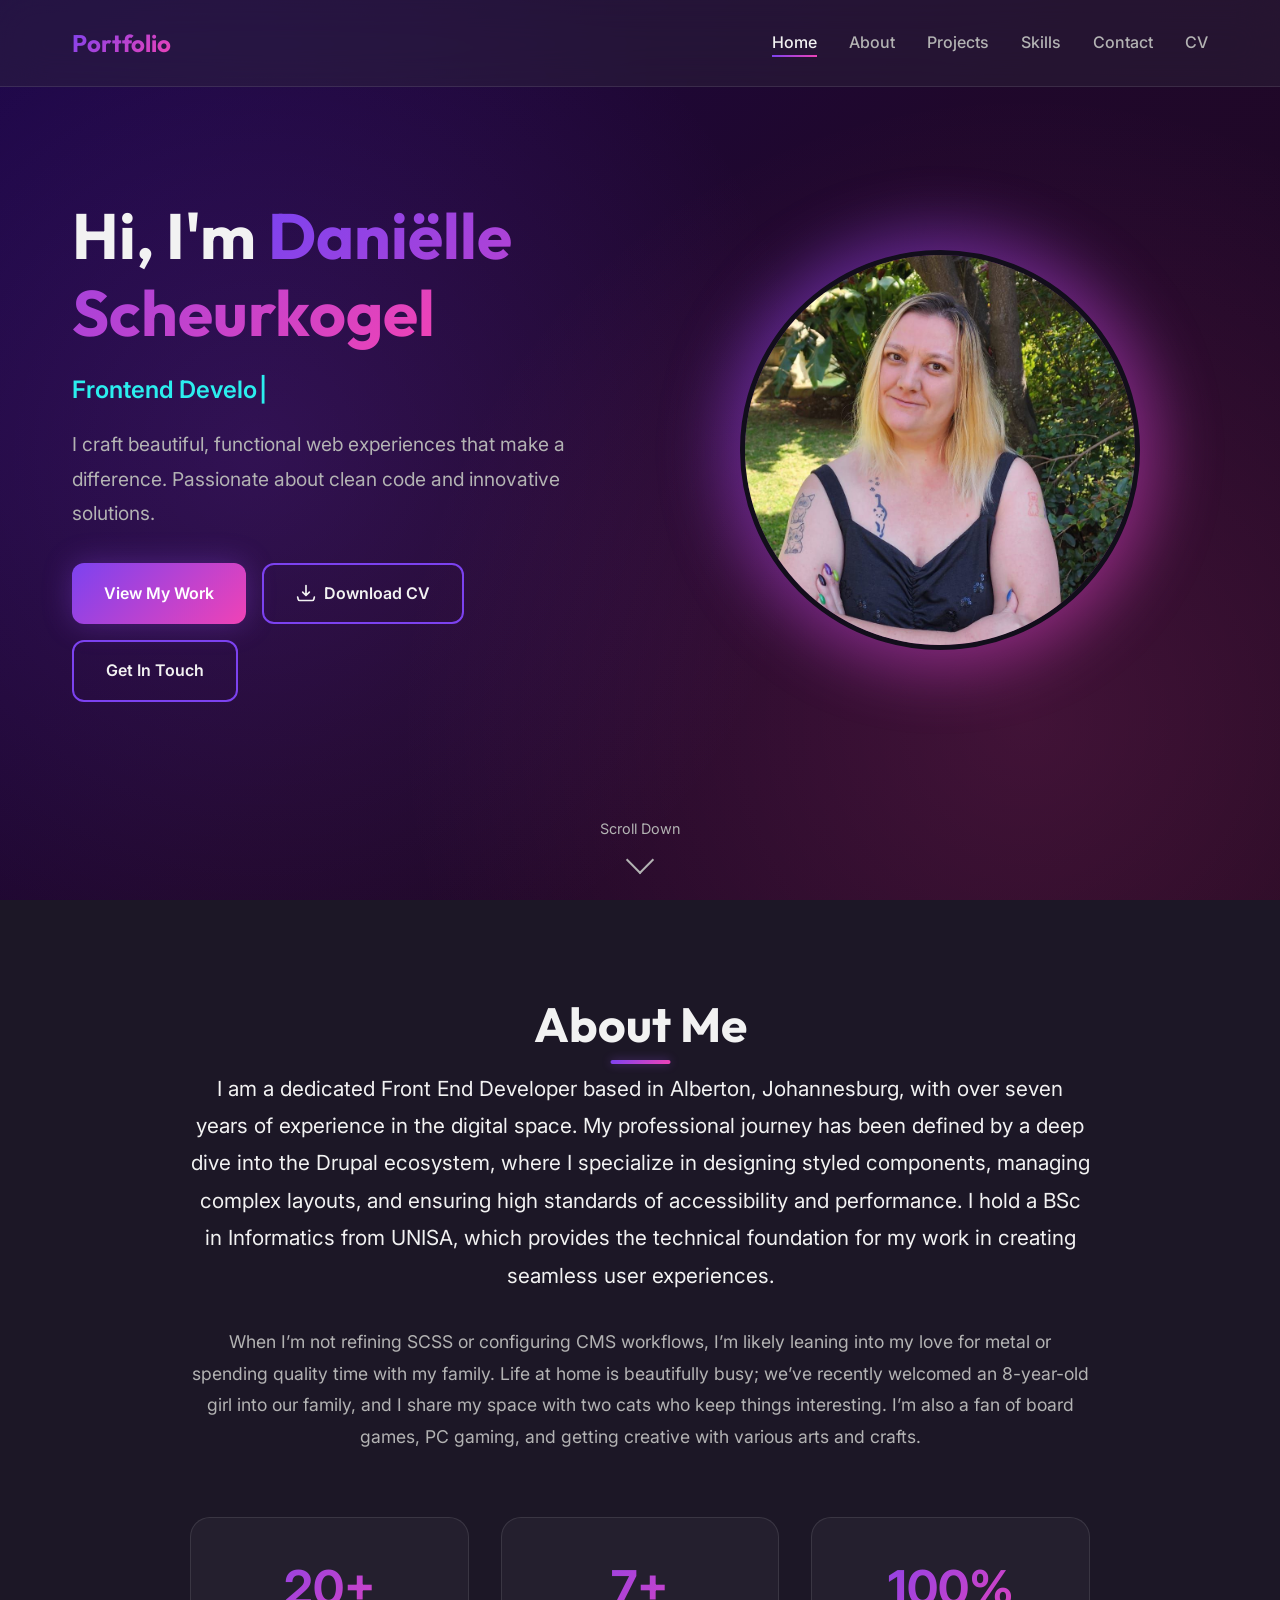
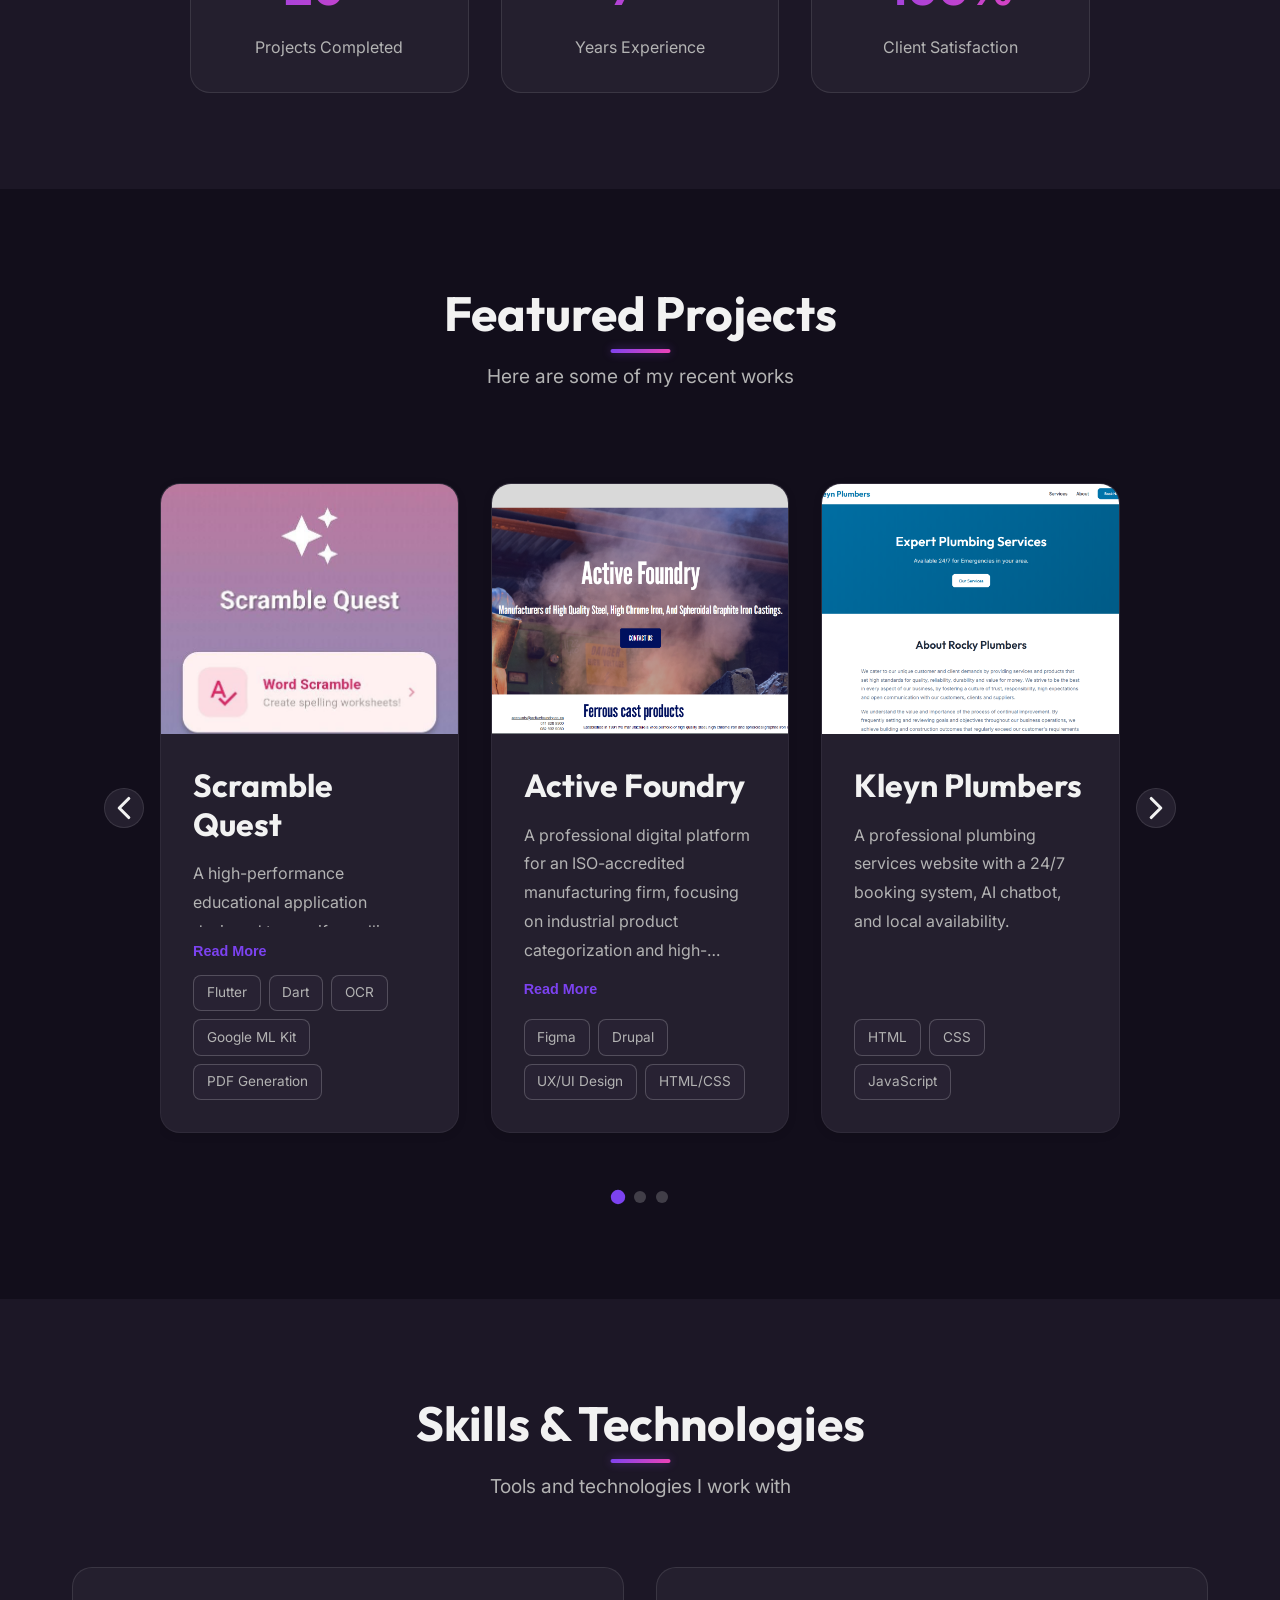
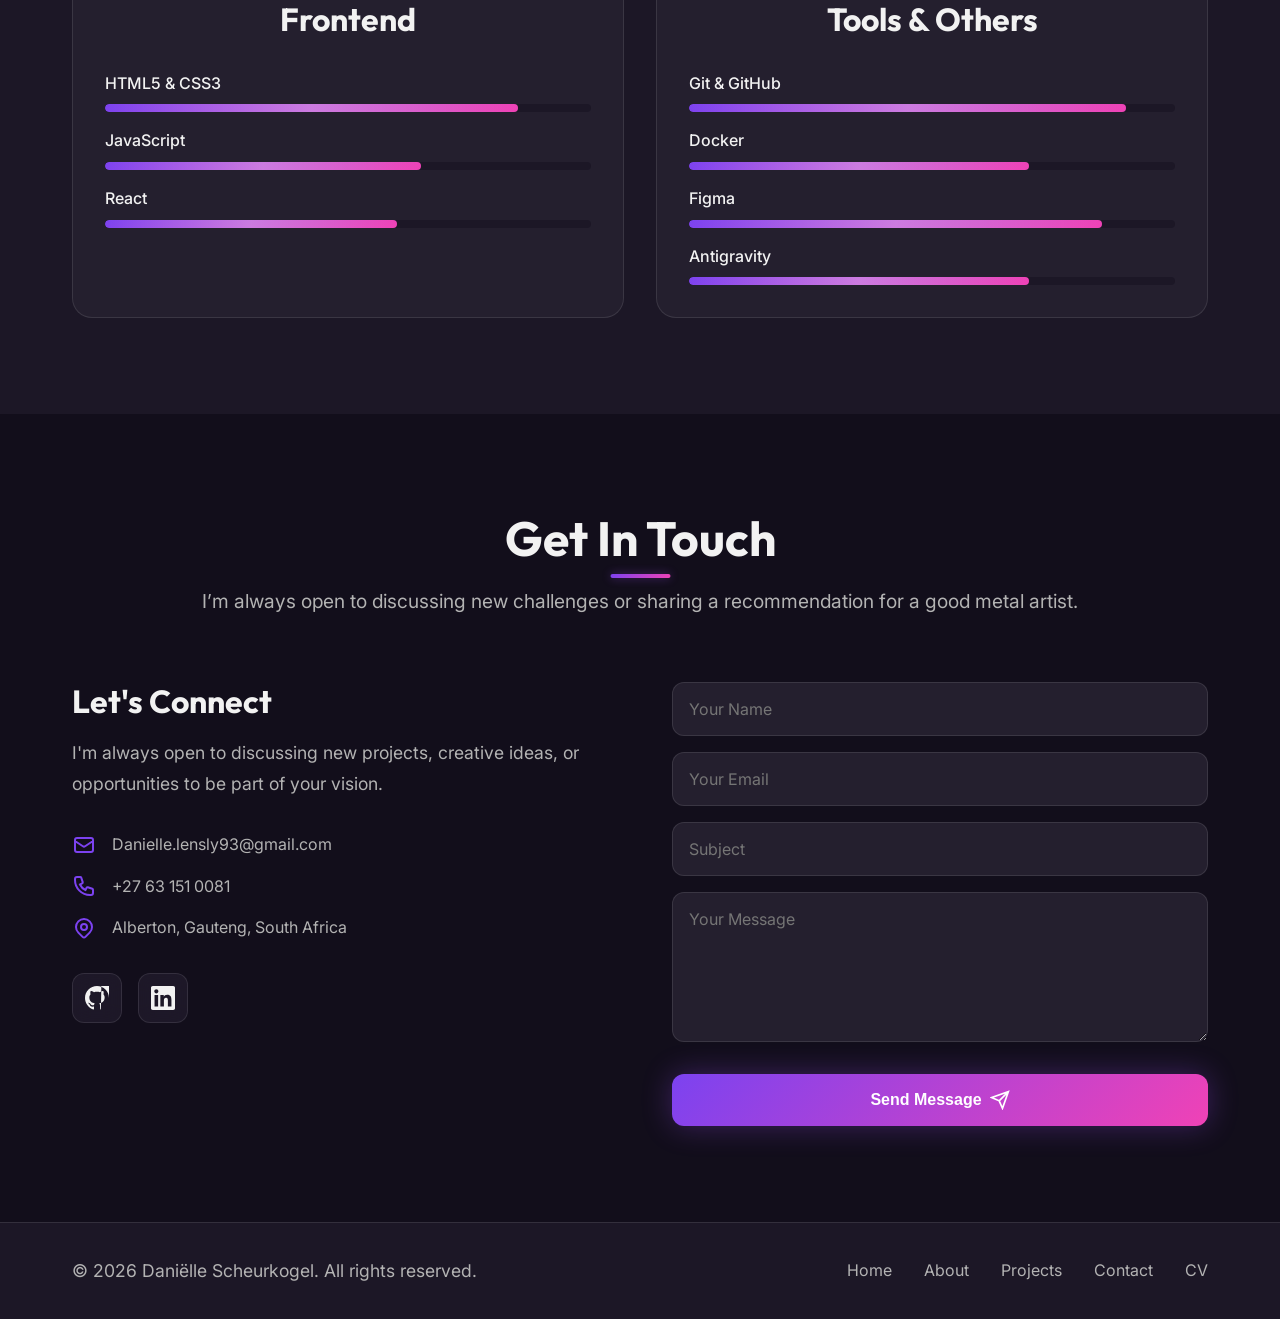
<file: index.html>
<!DOCTYPE html>
<html lang="en">
<head>
    <meta charset="UTF-8">
    <meta name="viewport" content="width=device-width, initial-scale=1.0">
    <meta name="description" content="Professional portfolio showcasing web development projects and skills">
    <meta name="author" content="Daniëlle Scheurkogel">
    <meta property="og:title" content="Daniëlle Scheurkogel - Portfolio">
    <meta property="og:description" content="Professional web developer portfolio">
    <meta property="og:type" content="website">
    <meta name="color-scheme" content="dark">
    <meta name="theme-color" content="#120c1a">
    <title>Danielle Scheurkogel - Portfolio</title>
    
    <!-- Google Fonts -->
    <link rel="icon" type="image/x-icon" href="purple-star-cat.png">
    <link rel="preconnect" href="https://fonts.googleapis.com">
    <link rel="preconnect" href="https://fonts.gstatic.com" crossorigin>
    <link href="https://fonts.googleapis.com/css2?family=Inter:wght@300;400;500;600;700&family=Outfit:wght@400;500;600;700;800&display=swap" rel="stylesheet">
    
    <link rel="stylesheet" href="styles.css">
</head>
<body>
    <!-- Navigation -->
    <nav class="navbar" id="navbar">
        <div class="container nav-container">
            <a href="#home" class="logo">Portfolio</a>
            <button class="mobile-menu-toggle" id="mobileMenuToggle" aria-label="Toggle menu">
                <span></span>
                <span></span>
                <span></span>
            </button>
            <ul class="nav-links" id="navLinks">
                <li><a href="#home" class="nav-link active">Home</a></li>
                <li><a href="#about" class="nav-link">About</a></li>
                <li><a href="#projects" class="nav-link">Projects</a></li>
                <li><a href="#skills" class="nav-link">Skills</a></li>
                <li><a href="#contact" class="nav-link">Contact</a></li>
                <li><a href="Danielle_CV_2026.pdf" target="_blank" rel="noopener noreferrer" class="nav-link">CV</a></li>
            </ul>
        </div>
    </nav>

    <!-- Hero Section -->
    <section id="home" class="hero">
        <div class="hero-background"></div>
        <div class="container hero-content">
            <div class="hero-text">
                <h1 class="hero-title">
                    Hi, I'm <span class="gradient-text">Daniëlle Scheurkogel</span>
                </h1>
                <p class="hero-subtitle typing-text">Frontend Developer</p>
                <p class="hero-description">
                    I craft beautiful, functional web experiences that make a difference.
                    Passionate about clean code and innovative solutions.
                </p>
                <div class="hero-buttons">
                    <a href="#projects" class="btn btn-primary">View My Work</a>
                    <a href="Danielle_CV_2026.pdf" target="_blank" rel="noopener noreferrer" class="btn btn-secondary">
                        <svg class="btn-icon" viewBox="0 0 24 24" fill="none" stroke="currentColor">
                            <path d="M12 15V3m0 12l-4-4m4 4l4-4M2 17l.621 2.485A2 2 0 004.561 21h14.878a2 2 0 001.94-1.515L22 17" stroke-width="2" stroke-linecap="round" stroke-linejoin="round"/>
                        </svg>
                        <span>Download CV</span>
                    </a>
                    <a href="#contact" class="btn btn-secondary">Get In Touch</a>
                </div>
            </div>
            <div class="hero-image">
                <div class="image-wrapper">
                    <img src="Danielle-profile.jpg" alt="Profile picture" class="profile-img">
                </div>
            </div>
        </div>
        <div class="scroll-indicator">
            <span>Scroll Down</span>
            <div class="scroll-arrow"></div>
        </div>
    </section>

    <!-- About Section -->
    <section id="about" class="about">
        <div class="container">
            <h2 class="section-title">About Me</h2>
            <div class="about-content">
                <div class="about-text">
                    <p class="about-intro">
                        I am a dedicated Front End Developer based in Alberton, Johannesburg, with over seven years of experience in the digital space. My professional journey has been defined by a deep dive into the Drupal ecosystem, where I specialize in designing styled components, managing complex layouts, and ensuring high standards of accessibility and performance. I hold a BSc in Informatics from UNISA, which provides the technical foundation for my work in creating seamless user experiences.
                    </p>
                    <p>
                        When I’m not refining SCSS or configuring CMS workflows, I’m likely leaning into my love for metal or spending quality time with my family. Life at home is beautifully busy; we’ve recently welcomed an 8-year-old girl into our family, and I share my space with two cats who keep things interesting. I’m also a fan of board games, PC gaming, and getting creative with various arts and crafts.
                    </p>
                    <div class="about-stats">
                        <div class="stat-item">
                            <span class="stat-number">20+</span>
                            <span class="stat-label">Projects Completed</span>
                        </div>
                        <div class="stat-item">
                            <span class="stat-number">7+</span>
                            <span class="stat-label">Years Experience</span>
                        </div>
                        <div class="stat-item">
                            <span class="stat-number">100%</span>
                            <span class="stat-label">Client Satisfaction</span>
                        </div>
                    </div>
                </div>
            </div>
        </div>
    </section>

    <!-- Projects Section -->
    <section id="projects" class="projects">
        <div class="container">
            <h2 class="section-title">Featured Projects</h2>
            <p class="section-subtitle">Here are some of my recent works</p>
            
            <div class="projects-slider-wrapper">
                <button class="slider-btn prev-btn" id="prevProjectBtn" aria-label="Previous project">
                    <svg viewBox="0 0 24 24" fill="none" stroke="currentColor"><path d="M15 18l-6-6 6-6" stroke-width="2" stroke-linecap="round" stroke-linejoin="round"/></svg>
                </button>
                
                <div class="projects-slider" id="projectsSlider">

                    <!-- Project 1: Scramble Quest App -->
                    <div class="project-card">
                        <div class="project-image">
                            <img src="scramble-home.jpg" alt="Scramble Quest" class="align-top" style="object-position: top;">
                            <div class="project-overlay">
                                <a href="https://scramble-quest.web.app/" class="project-link" target="_blank" rel="noopener noreferrer">View Live</a>
                                <a href="https://github.com/DanielleLensly/word-scramble" class="project-link" target="_blank" rel="noopener noreferrer">GitHub</a>
                                <a href="scramble-case-study.html" class="project-link">Case Study</a>
                            </div>
                        </div>
                        <div class="project-info">
                            <h3 class="project-title">Scramble Quest</h3>
                            <p class="project-description">
                                A high-performance educational application designed to gamify spelling practice through automated word-scramble challenges. It features advanced on-device OCR for seamless text extraction from physical lists and digital documents, prioritizing student data privacy with entirely localized processing and dynamic PDF generation.
                            </p>
                            <button class="read-more-btn">Read More</button>
                            <div class="project-tags">
                                <span class="tag">Flutter</span>
                                <span class="tag">Dart</span>
                                <span class="tag">OCR</span>
                                <span class="tag">Google ML Kit</span>
                                <span class="tag">PDF Generation</span>
                            </div>
                        </div>
                    </div>

                    <!-- Project 2: Active Foundry -->
                    <div class="project-card">
                        <div class="project-image">
                            <img src="activefoundry.png" alt="Active Foundry">
                            <div class="project-overlay">
                                <a href="https://activefoundry.co.za/" class="project-link" target="_blank" rel="noopener noreferrer">View Live</a>
                            </div>
                        </div>
                        <div class="project-info">
                            <h3 class="project-title">Active Foundry</h3>
                            <p class="project-description">
                                A professional digital platform for an ISO-accredited manufacturing firm, focusing on industrial product categorization and high-performance lead generation.
                            </p>
                            <button class="read-more-btn">Read More</button>
                            <div class="project-tags">
                                <span class="tag">Figma</span>
                                <span class="tag">Drupal</span>
                                <span class="tag">UX/UI Design</span>
                                <span class="tag">HTML/CSS</span>
                            </div>
                        </div>
                    </div>

                    <!-- Project 3: Kleyn Plumbers -->
                    <div class="project-card">
                        <div class="project-image">
                            <img src="kleyn-plumbers.png" alt="Kleyn Plumbers">
                            <div class="project-overlay">
                                <a href="https://daniellelensly.github.io/kleyn-plumbers/" class="project-link" target="_blank" rel="noopener noreferrer">View Live</a>
                                <a href="https://github.com/DanielleLensly/kleyn-plumbers" class="project-link" target="_blank" rel="noopener noreferrer">GitHub</a>
                            </div>
                        </div>
                        <div class="project-info">
                            <h3 class="project-title">Kleyn Plumbers</h3>
                            <p class="project-description">
                                A professional plumbing services website with a 24/7 booking system, AI chatbot, and local availability.
                            </p>
                            <button class="read-more-btn">Read More</button>
                            <div class="project-tags">
                                <span class="tag">HTML</span>
                                <span class="tag">CSS</span>
                                <span class="tag">JavaScript</span>
                            </div>
                        </div>
                    </div>

                    <!-- Project 4: The Mad Batter -->
                    <div class="project-card">
                        <div class="project-image">
                            <img src="mad-batter.png" alt="The Mad Batter">
                            <div class="project-overlay">
                                <a href="https://daniellelensly.github.io/The Mad Batter" class="project-link" target="_blank" rel="noopener noreferrer">View Website</a>
                                <a href="https://drive.google.com/file/d/1zQ04yHBMkCg3-ifPAMa3dxoGOainihKA/view?usp=sharing" class="project-link" target="_blank" rel="noopener noreferrer">View Demo</a>
                                <a href="https://github.com/DanielleLensly/The Mad Batter" class="project-link" target="_blank" rel="noopener noreferrer">GitHub</a>
                            </div>
                        </div>
                        <div class="project-info">
                            <h3 class="project-title">The Mad Batter</h3>
                            <p class="project-description">
                                A premium artisan bakery platform featuring a custom-built product management system. It showcases a dynamic, categorized gallery of handcrafted treats with automated content beautification and a real-time administrative dashboard for high-resolution visual storytelling.
                            </p>
                            <button class="read-more-btn">Read More</button>
                            <div class="project-tags">
                                <span class="tag">React</span>
                                <span class="tag">TypeScript</span>
                                <span class="tag">Supabase</span>
                                <span class="tag">Sass</span>
                                <span class="tag">Vite</span>
                            </div>
                        </div>
                    </div>

                    <!-- Project 5: Psych app -->
                    <div class="project-card">
                        <div class="project-image">
                            <img src="psych-app.png" alt="Psych App">
                            <div class="project-overlay">
                                <a href="https://drive.google.com/file/d/15sj6MDft622fEq8pHMTXW6xOxiE65Zbr/view?usp=sharing" class="project-link" target="_blank" rel="noopener noreferrer">View Demo</a>
                                <a href="https://github.com/DanielleLensly/psych-app" class="project-link" target="_blank" rel="noopener noreferrer">GitHub</a>
                            </div>
                        </div>
                        <div class="project-info">
                            <h3 class="project-title">Psych App</h3>
                            <p class="project-description">
                                A professional practice management platform for mental health practitioners, featuring an advanced scheduling system with conflict detection, secure clinical documentation with rich-text editing, and seamless Supabase integration.
                            </p>
                            <button class="read-more-btn">Read More</button>
                            <div class="project-tags">
                                <span class="tag">React</span>
                                <span class="tag">TypeScript</span>
                                <span class="tag">Supabase</span>
                                <span class="tag">Tiptap</span>
                                <span class="tag">Vite</span>
                            </div>
                        </div>
                    </div>
                </div>

                <button class="slider-btn next-btn" id="nextProjectBtn" aria-label="Next project">
                    <svg viewBox="0 0 24 24" fill="none" stroke="currentColor"><path d="M9 18l6-6-6-6" stroke-width="2" stroke-linecap="round" stroke-linejoin="round"/></svg>
                </button>
            </div>
            
            <div class="slider-dots" id="sliderDots"></div>
        </div>
    </section>

    <!-- Skills Section -->
    <section id="skills" class="skills">
        <div class="container">
            <h2 class="section-title">Skills & Technologies</h2>
            <p class="section-subtitle">Tools and technologies I work with</p>
            
            <div class="skills-grid">
                <div class="skill-category">
                    <h3 class="category-title">Frontend</h3>
                    <div class="skill-items">
                        <div class="skill-item">
                            <span class="skill-name">HTML5 & CSS3</span>
                            <div class="skill-bar">
                                <div class="skill-progress" style="width: 85%"></div>
                            </div>
                        </div>
                        <div class="skill-item">
                            <span class="skill-name">JavaScript</span>
                            <div class="skill-bar">
                                <div class="skill-progress" style="width: 65%"></div>
                            </div>
                        </div>
                        <div class="skill-item">
                            <span class="skill-name">React</span>
                            <div class="skill-bar">
                                <div class="skill-progress" style="width: 60%"></div>
                            </div>
                        </div>
                    </div>
                </div>

                <div class="skill-category">
                    <h3 class="category-title">Tools & Others</h3>
                    <div class="skill-items">
                        <div class="skill-item">
                            <span class="skill-name">Git & GitHub</span>
                            <div class="skill-bar">
                                <div class="skill-progress" style="width: 90%"></div>
                            </div>
                        </div>
                        <div class="skill-item">
                            <span class="skill-name">Docker</span>
                            <div class="skill-bar">
                                <div class="skill-progress" style="width: 70%"></div>
                            </div>
                        </div>
                        <div class="skill-item">
                            <span class="skill-name">Figma</span>
                            <div class="skill-bar">
                                <div class="skill-progress" style="width: 85%"></div>
                            </div>
                        </div>
                        <div class="skill-item">
                            <span class="skill-name">Antigravity</span>
                            <div class="skill-bar">
                                <div class="skill-progress" style="width: 70%"></div>
                            </div>
                        </div>
                    </div>
                </div>
            </div>
        </div>
    </section>

    <!-- Contact Section -->
    <section id="contact" class="contact">
        <div class="container">
            <h2 class="section-title">Get In Touch</h2>
            <p class="section-subtitle">I’m always open to discussing new challenges or sharing a recommendation for a good metal artist.</p>
            
            <div class="contact-content">
                <div class="contact-info">
                    <h3>Let's Connect</h3>
                    <p>I'm always open to discussing new projects, creative ideas, or opportunities to be part of your vision.</p>
                    
                    <div class="contact-details">
                        <div class="contact-item">
                            <svg class="contact-icon" viewBox="0 0 24 24" fill="none" stroke="currentColor">
                                <path d="M3 8l7.89 5.26a2 2 0 002.22 0L21 8M5 19h14a2 2 0 002-2V7a2 2 0 00-2-2H5a2 2 0 00-2 2v10a2 2 0 002 2z"/>
                            </svg>
                            <span>Danielle.lensly93@gmail.com</span>
                        </div>
                        <div class="contact-item">
                            <svg class="contact-icon" viewBox="0 0 24 24" fill="none" stroke="currentColor">
                                <path d="M3 5a2 2 0 012-2h3.28a1 1 0 01.948.684l1.498 4.493a1 1 0 01-.502 1.21l-2.257 1.13a11.042 11.042 0 005.516 5.516l1.13-2.257a1 1 0 011.21-.502l4.493 1.498a1 1 0 01.684.949V19a2 2 0 01-2 2h-1C9.716 21 3 14.284 3 6V5z"/>
                            </svg>
                            <span>+27 63 151 0081</span>
                        </div>
                        <div class="contact-item">
                            <svg class="contact-icon" viewBox="0 0 24 24" fill="none" stroke="currentColor">
                                <path d="M17.657 16.657L13.414 20.9a1.998 1.998 0 01-2.827 0l-4.244-4.243a8 8 0 1111.314 0z"/>
                                <path d="M15 11a3 3 0 11-6 0 3 3 0 016 0z"/>
                            </svg>
                            <span>Alberton, Gauteng, South Africa</span>
                        </div>
                    </div>

                    <div class="social-links">
                        <a href="https://github.com/DanielleLensly" class="social-link" aria-label="GitHub" target="_blank" rel="noopener noreferrer">
                            <svg viewBox="0 0 24 24" fill="currentColor">
                                <path d="M12 0c-6.626 0-12 5.373-12 12 0 5.302 3.438 9.8 8.207 11.387.599.111.793-.261.793-.577v-2.234c-3.338.726-4.033-1.416-4.033-1.416-.546-1.387-1.333-1.756-1.333-1.756-1.089-.745.083-.729.083-.729 1.205.084 1.839 1.237 1.839 1.237 1.07 1.834 2.807 1.304 3.492.997.107-.775.418-1.305.762-1.604-2.665-.305-5.467-1.334-5.467-5.931 0-1.311.469-2.381 1.236-3.221-.124-.303-.535-1.524.117-3.176 0 0 1.008-.322 3.301 1.23.957-.266 1.983-.399 3.003-.404 1.02.005 2.047.138 3.006.404 2.291-1.552 3.297-1.23 3.297-1.23.653 1.653.242 2.874.118 3.176.77.84 1.235 1.911 1.235 3.221 0 4.609-2.807 5.624-5.479 5.921.43.372.823 1.102.823 2.222v3.293c0 .319.192.694.801.576 4.765-1.589 8.199-6086 8.199-11.386 0-6.627-5.373-12-12-12z"/>
                            </svg>
                        </a>
                        <a href="https://www.linkedin.com/in/danielle-lensly-0b2b1b200/" class="social-link" aria-label="LinkedIn" target="_blank" rel="noopener noreferrer">
                            <svg viewBox="0 0 24 24" fill="currentColor">
                                <path d="M20.447 20.452h-3.554v-5.569c0-1.328-.027-3.037-1.852-3.037-1.853 0-2.136 1.445-2.136 2.939v5.667H9.351V9h3.414v1.561h.046c.477-.9 1.637-1.85 3.37-1.85 3.601 0 4.267 2.37 4.267 5.455v6.286zM5.337 7.433c-1.144 0-2.063-.926-2.063-2.065 0-1.138.92-2.063 2.063-2.063 1.14 0 2.064.925 2.064 2.063 0 1.139-.925 2.065-2.064 2.065zm1.782 13.019H3.555V9h3.564v11.452zM22.225 0H1.771C.792 0 0 .774 0 1.729v20.542C0 23.227.792 24 1.771 24h20.451C23.2 24 24 23.227 24 22.271V1.729C24 .774 23.2 0 22.222 0h.003z"/>
                            </svg>
                        </a>
                        <!-- <a href="#" class="social-link" aria-label="Twitter">
                            <svg viewBox="0 0 24 24" fill="currentColor">
                                <path d="M23.953 4.57a10 10 0 01-2.825.775 4.958 4.958 0 002.163-2.723c-.951.555-2.005.959-3.127 1.184a4.92 4.92 0 00-8.384 4.482C7.69 8.095 4.067 6.13 1.64 3.162a4.822 4.822 0 00-.666 2.475c0 1.71.87 3.213 2.188 4.096a4.904 4.904 0 01-2.228-.616v.06a4.923 4.923 0 003.946 4.827 4.996 4.996 0 01-2.212.085 4.936 4.936 0 004.604 3.417 9.867 9.867 0 01-6.102 2.105c-.39 0-.779-.023-1.17-.067a13.995 13.995 0 007.557 2.209c9.053 0 13.998-7.496 13.998-13.985 0-.21 0-.42-.015-.63A9.935 9.935 0 0024 4.59z"/>
                            </svg>
                        </a> -->
                    </div>
                </div>

                <form class="contact-form" id="contactForm" action="https://formsubmit.co/Danielle.lensly93@gmail.com" method="POST">
                    <!-- FormSubmit Configuration -->
                    <input type="hidden" name="_subject" value="New Portfolio Contact Form Submission">
                    <input type="hidden" name="_captcha" value="false">
                    <input type="hidden" name="_template" value="table">
                    <input type="hidden" name="_next" value="https://daniellelensly.github.io/portfolio/thank-you.html">
                    
                    <div class="form-group">
                        <input type="text" id="name" name="name" placeholder="Your Name" required>
                    </div>
                    <div class="form-group">
                        <input type="email" id="email" name="email" placeholder="Your Email" required>
                    </div>
                    <div class="form-group">
                        <input type="text" id="subject" name="_replyto" placeholder="Subject" required>
                    </div>
                    <div class="form-group">
                        <textarea id="message" name="message" rows="5" placeholder="Your Message" required></textarea>
                    </div>
                    <button type="submit" class="btn btn-primary btn-submit">
                        <span>Send Message</span>
                        <svg class="btn-icon" viewBox="0 0 24 24" fill="none" stroke="currentColor">
                            <path d="M22 2L11 13M22 2l-7 20-4-9-9-4 20-7z"/>
                        </svg>
                    </button>
                </form>
            </div>
        </div>
    </section>

    <!-- Footer -->
    <footer class="footer">
        <div class="container">
            <div class="footer-content">
                <p>&copy; 2026 Daniëlle Scheurkogel. All rights reserved.</p>
                <div class="footer-links">
                    <a href="#home">Home</a>
                    <a href="#about">About</a>
                    <a href="#projects">Projects</a>
                    <a href="#contact">Contact</a>
                    <a href="Danielle_CV_2026.pdf" target="_blank" rel="noopener noreferrer">CV</a>
                </div>
            </div>
            <button class="back-to-top" id="backToTop" aria-label="Back to top">
                <svg viewBox="0 0 24 24" fill="none" stroke="currentColor">
                    <path d="M5 15l7-7 7 7"/>
                </svg>
            </button>
        </div>
    </footer>

    <script src="script.js"></script>
</body>
</html>
</file>
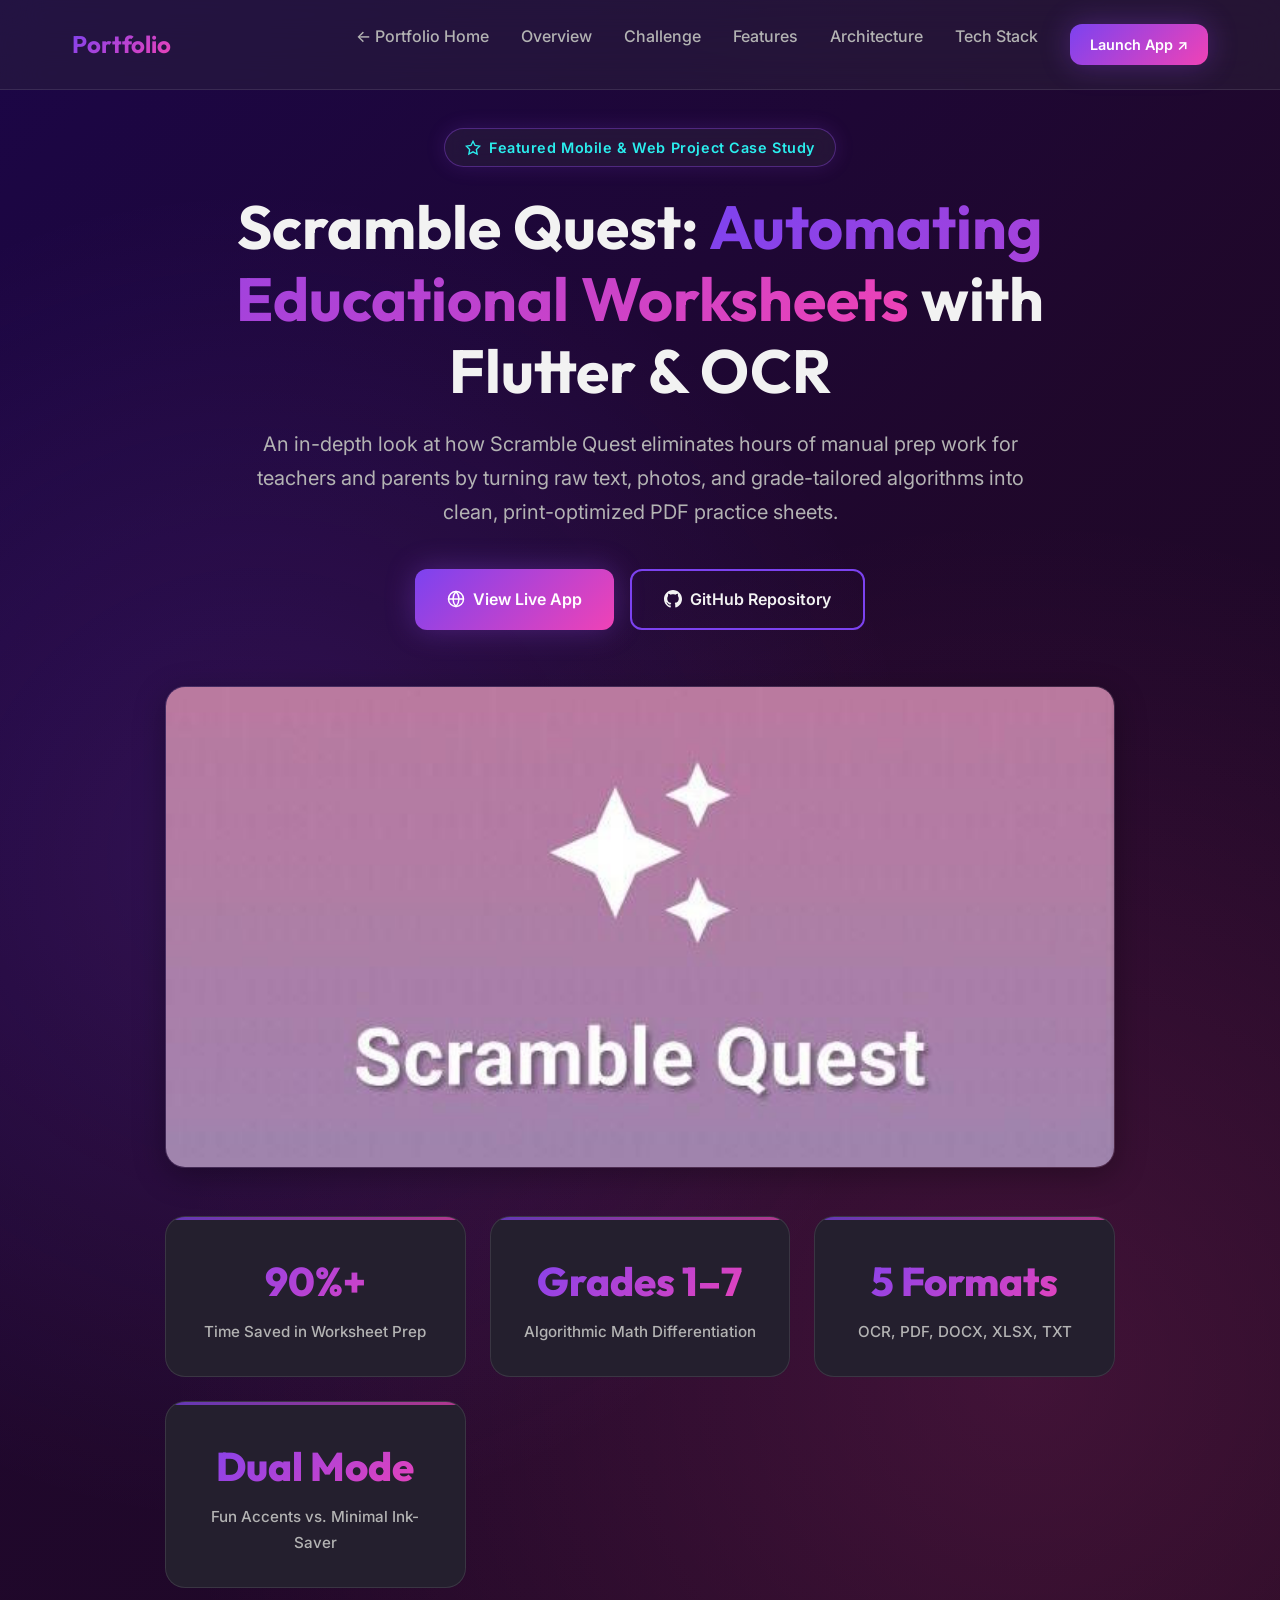
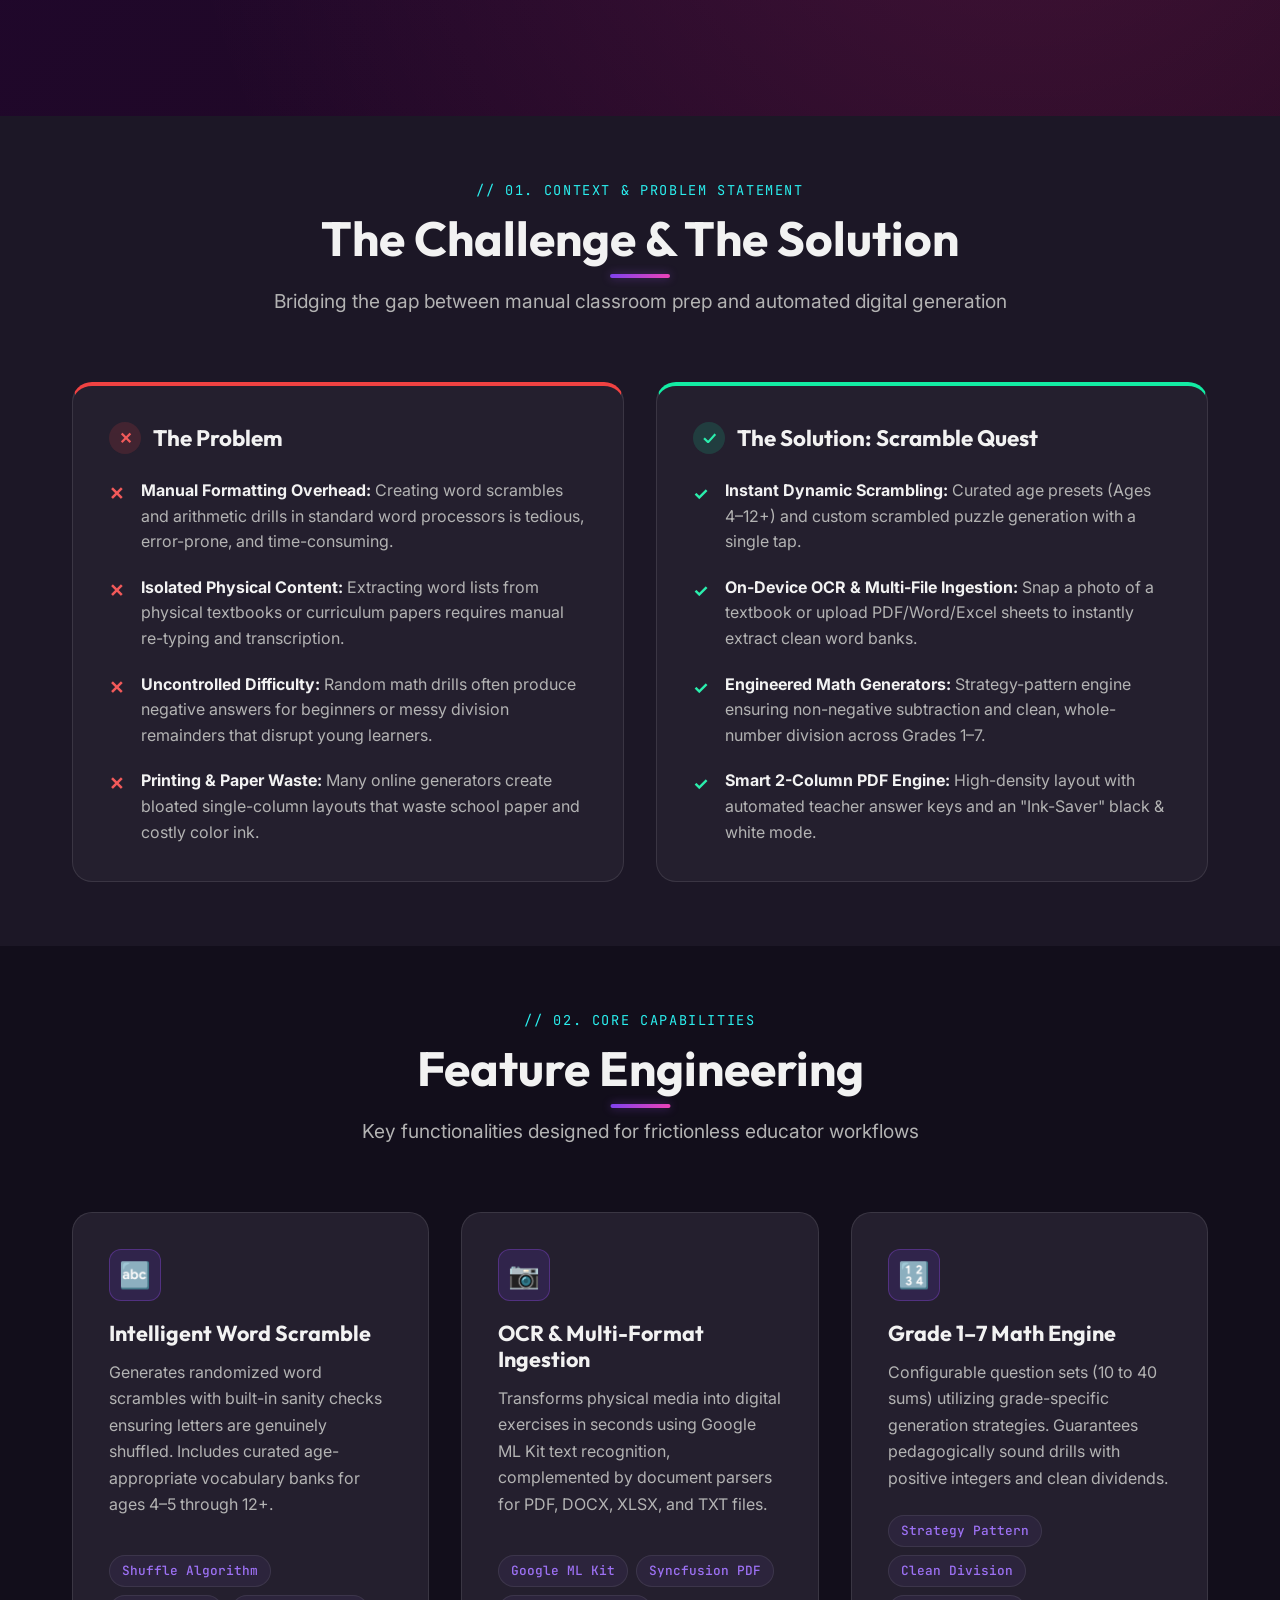
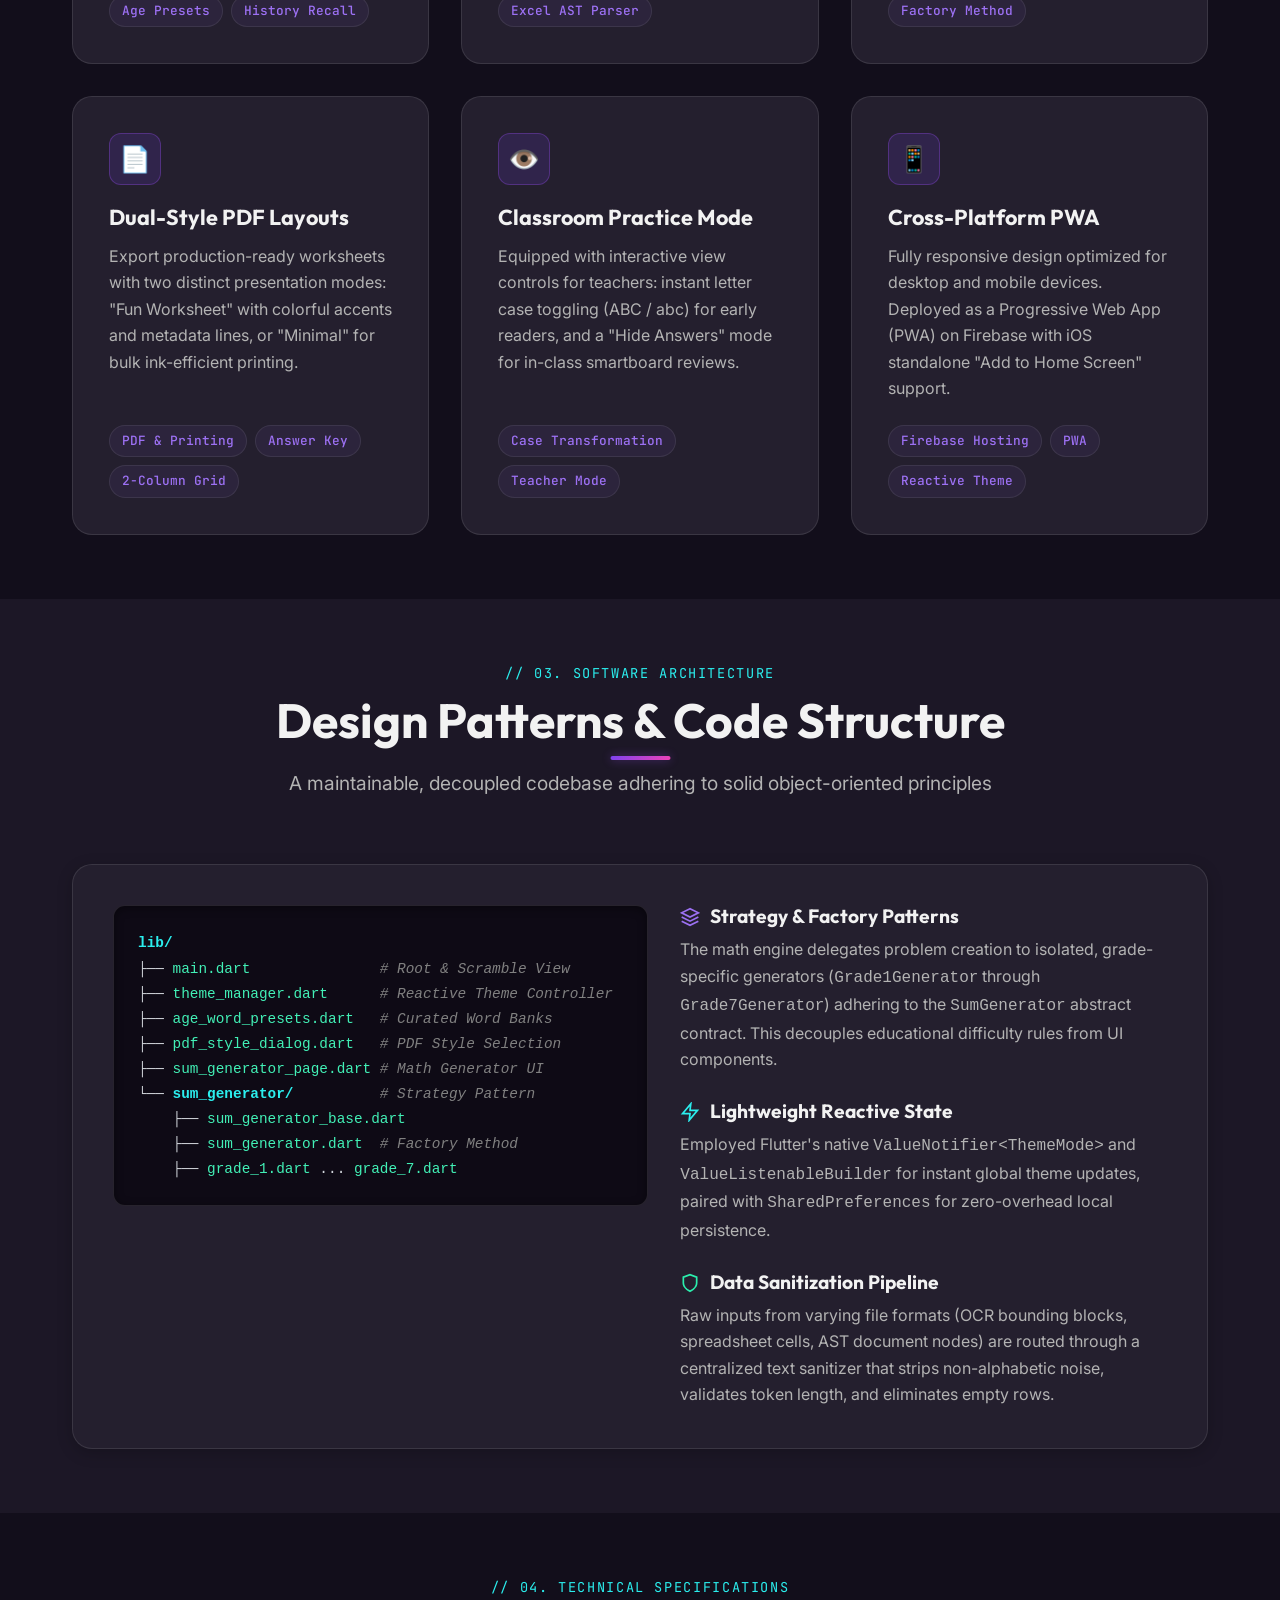
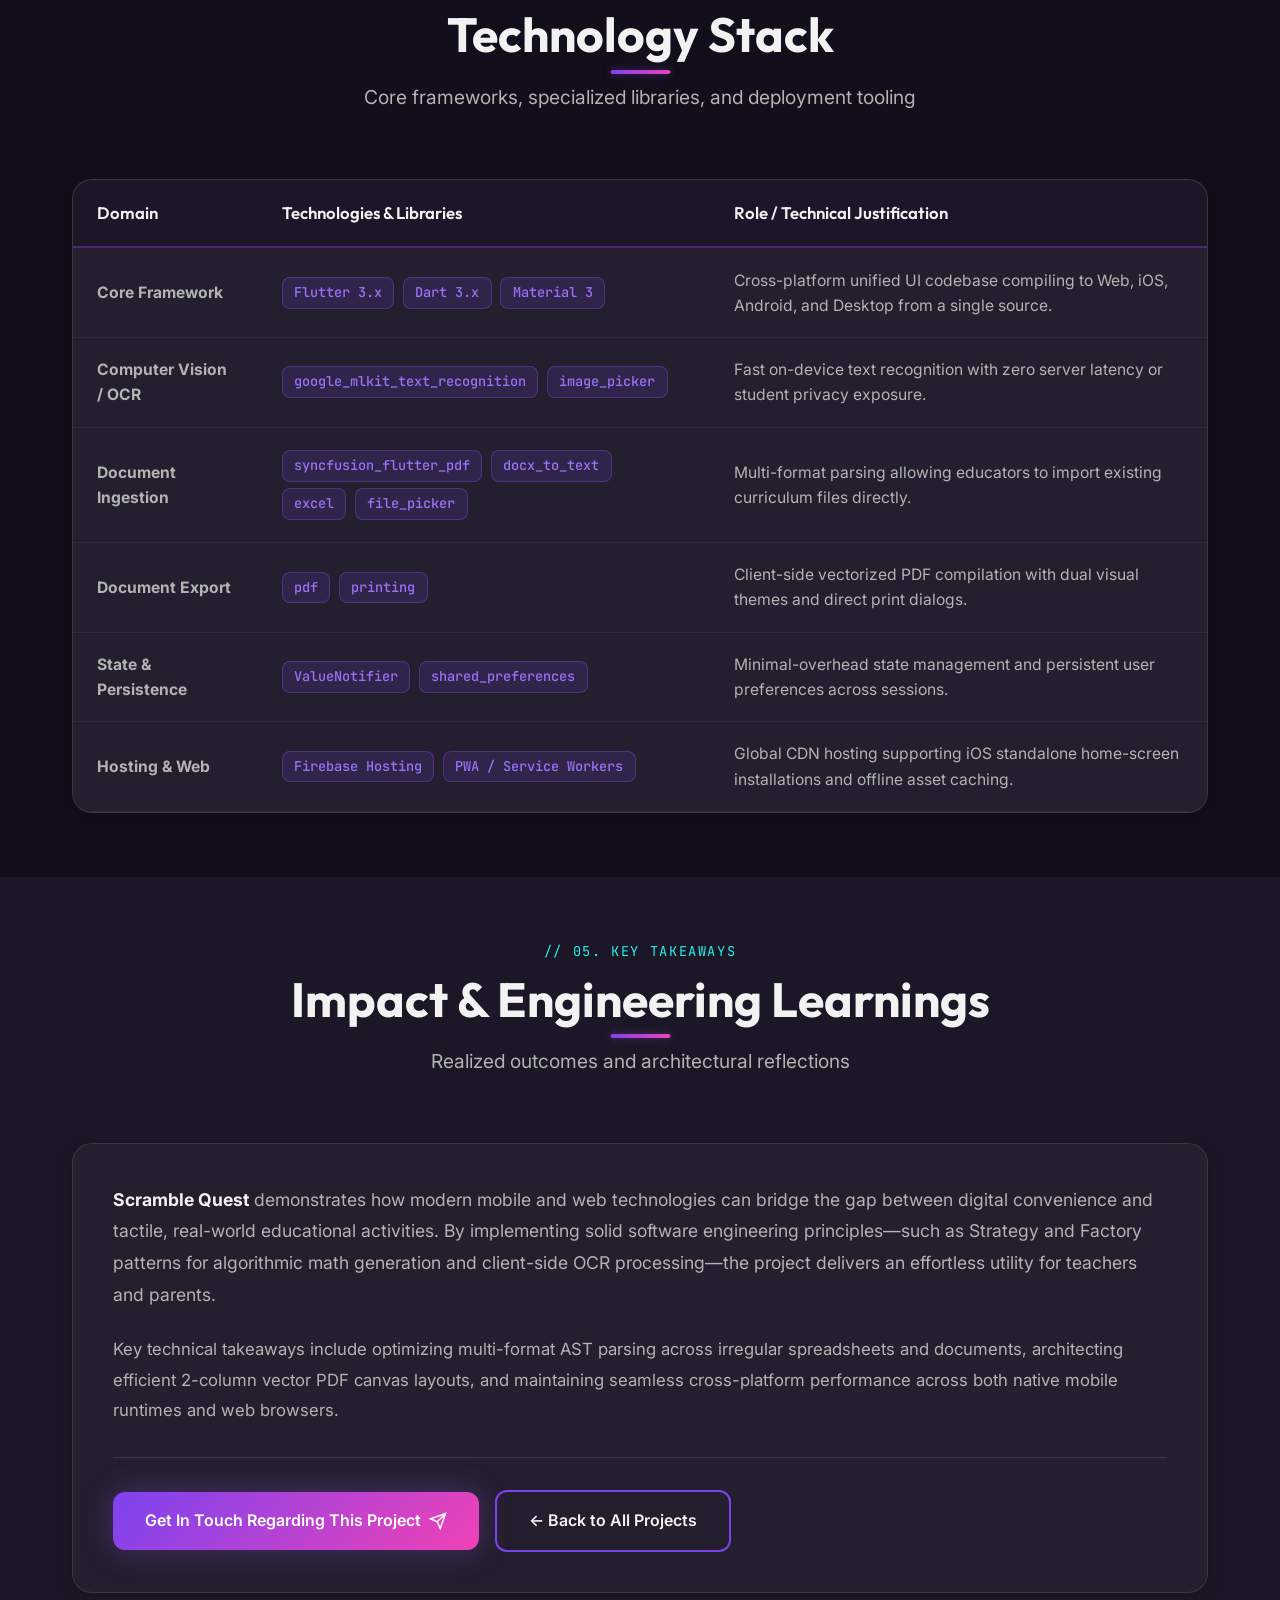
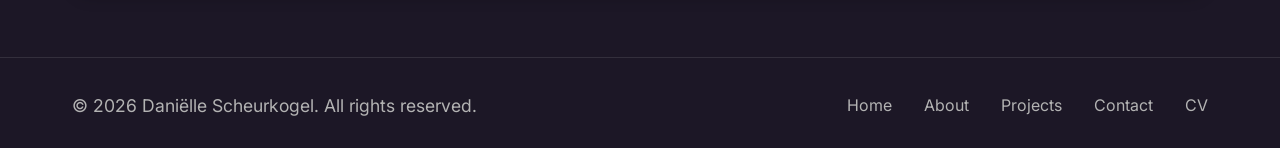
<file: scramble-case-study.html>
<!DOCTYPE html>
<html lang="en">
<head>
    <meta charset="UTF-8">
    <meta name="viewport" content="width=device-width, initial-scale=1.0">
    <meta name="description" content="Case Study: Scramble Quest — Cross-Platform Educational Worksheet Engine with Flutter & On-Device OCR by Daniëlle Scheurkogel">
    <meta name="author" content="Daniëlle Scheurkogel">
    <meta property="og:title" content="Scramble Quest Case Study - Daniëlle Scheurkogel">
    <meta property="og:description" content="A comprehensive portfolio case study for Scramble Quest, a cross-platform Flutter application for dynamic worksheet generation.">
    <meta property="og:type" content="article">
    <meta name="color-scheme" content="dark">
    <meta name="theme-color" content="#120c1a">
    <title>Case Study: Scramble Quest | Daniëlle Scheurkogel</title>
    
    <!-- Favicon -->
    <link rel="icon" type="image/x-icon" href="purple-star-cat.png">
    
    <!-- Google Fonts -->
    <link rel="preconnect" href="https://fonts.googleapis.com">
    <link rel="preconnect" href="https://fonts.gstatic.com" crossorigin>
    <link href="https://fonts.googleapis.com/css2?family=Inter:wght@300;400;500;600;700&family=Outfit:wght@400;500;600;700;800&family=JetBrains+Mono:wght@400;500;600&display=swap" rel="stylesheet">
    
    <!-- Portfolio Main Stylesheet -->
    <link rel="stylesheet" href="styles.css">
    
    <!-- Case Study Specific Styles -->
    <style>
        /* Hero and Header Tweaks */
        .case-study-hero {
            min-height: 80vh;
            display: flex;
            align-items: center;
            justify-content: center;
            position: relative;
            padding: 8rem 0 4rem;
            text-align: center;
            overflow: hidden;
        }

        .hero-badge {
            display: inline-flex;
            align-items: center;
            gap: 0.5rem;
            padding: 0.45rem 1.25rem;
            border-radius: var(--radius-xl);
            background: var(--bg-glass);
            border: 1px solid rgba(160, 80, 255, 0.35);
            color: var(--accent);
            font-size: 0.9rem;
            font-weight: 600;
            letter-spacing: 0.04em;
            margin-bottom: 1.5rem;
            box-shadow: 0 0 20px rgba(160, 80, 255, 0.15);
            backdrop-filter: blur(10px);
        }

        .case-study-title {
            font-size: clamp(2.4rem, 5vw, 3.8rem);
            margin-bottom: 1.25rem;
            max-width: 950px;
            margin-left: auto;
            margin-right: auto;
            line-height: 1.18;
        }

        .case-study-subtitle {
            font-size: clamp(1.1rem, 2vw, 1.25rem);
            color: var(--text-secondary);
            max-width: 800px;
            margin: 0 auto 2.5rem;
            line-height: 1.7;
        }

        .case-study-actions {
            display: flex;
            flex-wrap: wrap;
            justify-content: center;
            gap: 1rem;
            margin-bottom: 3.5rem;
        }

        /* Stats Grid */
        .stats-grid {
            display: grid;
            grid-template-columns: repeat(auto-fit, minmax(220px, 1fr));
            gap: 1.5rem;
            margin: 2rem 0 4rem;
        }

        .stat-card {
            background: var(--bg-card);
            backdrop-filter: blur(15px);
            -webkit-backdrop-filter: blur(15px);
            border: 1px solid rgba(255, 255, 255, 0.1);
            border-radius: var(--radius-lg);
            padding: 2rem 1.5rem;
            text-align: center;
            transition: all var(--transition-normal);
            position: relative;
            overflow: hidden;
        }

        .stat-card::before {
            content: '';
            position: absolute;
            top: 0;
            left: 0;
            right: 0;
            height: 3px;
            background: var(--gradient-primary);
            opacity: 0.7;
            transition: opacity var(--transition-normal);
        }

        .stat-card:hover {
            transform: translateY(-5px);
            border-color: rgba(160, 80, 255, 0.4);
            box-shadow: var(--shadow-glow);
        }

        .stat-card:hover::before {
            opacity: 1;
        }

        .stat-value {
            font-family: 'Outfit', sans-serif;
            font-size: 2.5rem;
            font-weight: 800;
            background: var(--gradient-primary);
            -webkit-background-clip: text;
            -webkit-text-fill-color: transparent;
            background-clip: text;
            margin-bottom: 0.35rem;
            display: block;
        }

        .stat-desc {
            font-size: 0.95rem;
            color: var(--text-secondary);
            font-weight: 500;
        }

        /* Content Sections */
        .case-section {
            padding: var(--spacing-lg) 0;
            position: relative;
        }

        .case-section:nth-child(even) {
            background: var(--bg-secondary);
        }

        .section-tagline {
            display: block;
            font-family: 'JetBrains Mono', monospace;
            font-size: 0.85rem;
            color: var(--accent);
            text-transform: uppercase;
            letter-spacing: 0.12em;
            text-align: center;
            margin-bottom: 0.5rem;
        }

        /* Glass Card */
        .glass-card {
            background: var(--bg-card);
            backdrop-filter: blur(20px);
            -webkit-backdrop-filter: blur(20px);
            border: 1px solid rgba(255, 255, 255, 0.1);
            border-radius: var(--radius-lg);
            padding: 2.5rem;
            box-shadow: var(--shadow-md);
            transition: all var(--transition-normal);
        }

        .glass-card:hover {
            border-color: rgba(160, 80, 255, 0.3);
        }

        /* Problem vs Solution */
        .compare-grid {
            display: grid;
            grid-template-columns: repeat(auto-fit, minmax(320px, 1fr));
            gap: 2rem;
            margin-top: 1.5rem;
        }

        .compare-card {
            background: var(--bg-card);
            border: 1px solid rgba(255, 255, 255, 0.1);
            border-radius: var(--radius-lg);
            padding: 2.25rem;
            position: relative;
            overflow: hidden;
            transition: all var(--transition-normal);
        }

        .compare-card:hover {
            transform: translateY(-4px);
            box-shadow: var(--shadow-lg);
        }

        .compare-card.problem {
            border-top: 4px solid hsl(0, 85%, 60%);
        }

        .compare-card.solution {
            border-top: 4px solid hsl(160, 85%, 50%);
        }

        .compare-title {
            font-size: 1.4rem;
            margin-bottom: 1.5rem;
            display: flex;
            align-items: center;
            gap: 0.75rem;
        }

        .compare-icon {
            width: 32px;
            height: 32px;
            border-radius: 50%;
            display: inline-flex;
            align-items: center;
            justify-content: center;
            font-size: 1rem;
            flex-shrink: 0;
        }

        .problem .compare-icon {
            background: hsla(0, 85%, 60%, 0.15);
            color: hsl(0, 85%, 65%);
        }

        .solution .compare-icon {
            background: hsla(160, 85%, 50%, 0.15);
            color: hsl(160, 85%, 55%);
        }

        .compare-list {
            list-style: none;
            display: flex;
            flex-direction: column;
            gap: 1.25rem;
        }

        .compare-list li {
            position: relative;
            padding-left: 2rem;
            font-size: 1rem;
            color: var(--text-secondary);
            line-height: 1.6;
        }

        .compare-list li strong {
            color: var(--text-primary);
        }

        .compare-list li::before {
            position: absolute;
            left: 0;
            top: 2px;
            font-size: 1.1rem;
            font-weight: 700;
        }

        .problem .compare-list li::before {
            content: "✕";
            color: hsl(0, 85%, 65%);
        }

        .solution .compare-list li::before {
            content: "✓";
            color: hsl(160, 85%, 55%);
        }

        /* Feature Grid */
        .feature-grid {
            display: grid;
            grid-template-columns: repeat(auto-fit, minmax(320px, 1fr));
            gap: 2rem;
            margin-top: 1.5rem;
        }

        .feature-card {
            background: var(--bg-card);
            border: 1px solid rgba(255, 255, 255, 0.1);
            border-radius: var(--radius-lg);
            padding: 2.25rem;
            transition: all var(--transition-normal);
            display: flex;
            flex-direction: column;
            position: relative;
            overflow: hidden;
        }

        .feature-card:hover {
            transform: translateY(-6px);
            border-color: rgba(160, 80, 255, 0.4);
            box-shadow: var(--shadow-glow);
        }

        .feature-icon {
            width: 52px;
            height: 52px;
            border-radius: var(--radius-md);
            display: flex;
            align-items: center;
            justify-content: center;
            font-size: 1.6rem;
            margin-bottom: 1.25rem;
            background: hsla(260, 85%, 60%, 0.15);
            border: 1px solid rgba(160, 80, 255, 0.3);
            color: var(--primary-light);
        }

        .feature-card h3 {
            font-size: 1.35rem;
            margin-bottom: 0.75rem;
            color: var(--text-primary);
        }

        .feature-card p {
            font-size: 1rem;
            color: var(--text-secondary);
            line-height: 1.65;
            margin-bottom: 1.5rem;
            flex-grow: 1;
        }

        .tag-cluster {
            display: flex;
            flex-wrap: wrap;
            gap: 0.5rem;
        }

        .feature-tag {
            font-size: 0.8rem;
            padding: 0.3rem 0.75rem;
            border-radius: var(--radius-xl);
            background: hsla(260, 25%, 20%, 0.8);
            border: 1px solid rgba(255, 255, 255, 0.08);
            color: var(--primary-light);
            font-family: 'JetBrains Mono', monospace;
            font-weight: 500;
        }

        /* Architecture Section */
        .arch-grid {
            display: grid;
            grid-template-columns: 1.1fr 1fr;
            gap: 2rem;
            align-items: start;
        }

        @media (max-width: 900px) {
            .arch-grid {
                grid-template-columns: 1fr;
            }
        }

        .code-container {
            background: hsl(260, 35%, 6%);
            border: 1px solid rgba(255, 255, 255, 0.1);
            border-radius: var(--radius-md);
            padding: 1.5rem;
            font-family: 'JetBrains Mono', monospace;
            font-size: 0.9rem;
            color: #d1d5db;
            overflow-x: auto;
            line-height: 1.6;
            box-shadow: inset 0 2px 10px rgba(0, 0, 0, 0.4);
        }

        .code-container .folder { color: var(--accent); font-weight: 600; }
        .code-container .file { color: hsl(160, 85%, 60%); }
        .code-container .comment { color: var(--text-muted); font-style: italic; }

        .arch-point {
            margin-bottom: 1.75rem;
        }

        .arch-point:last-child {
            margin-bottom: 0;
        }

        .arch-point h4 {
            font-size: 1.2rem;
            margin-bottom: 0.5rem;
            color: var(--text-primary);
            display: flex;
            align-items: center;
            gap: 0.6rem;
        }

        .arch-point p {
            font-size: 1rem;
            color: var(--text-secondary);
            line-height: 1.65;
        }

        /* Tech Table */
        .table-responsive {
            width: 100%;
            overflow-x: auto;
            border-radius: var(--radius-lg);
        }

        .tech-table {
            width: 100%;
            border-collapse: collapse;
            text-align: left;
            background: var(--bg-card);
        }

        .tech-table th {
            font-family: 'Outfit', sans-serif;
            font-weight: 600;
            font-size: 1.05rem;
            color: var(--text-primary);
            background: hsla(260, 30%, 12%, 0.9);
            padding: 1.25rem 1.5rem;
            border-bottom: 2px solid rgba(160, 80, 255, 0.3);
        }

        .tech-table td {
            padding: 1.2rem 1.5rem;
            font-size: 0.98rem;
            color: var(--text-secondary);
            border-bottom: 1px solid rgba(255, 255, 255, 0.06);
            line-height: 1.6;
        }

        .tech-table tr:hover td {
            background: hsla(260, 85%, 60%, 0.05);
        }

        .tech-pill {
            display: inline-block;
            padding: 0.25rem 0.7rem;
            border-radius: var(--radius-sm);
            background: hsla(260, 85%, 60%, 0.15);
            border: 1px solid rgba(160, 80, 255, 0.3);
            font-family: 'JetBrains Mono', monospace;
            font-size: 0.85rem;
            color: var(--primary-light);
            margin: 0.2rem 0.3rem 0.2rem 0;
            font-weight: 500;
        }

        /* App Screenshot / Showcase Preview */
        .showcase-banner {
            margin: 2rem 0 3rem;
            border-radius: var(--radius-lg);
            overflow: hidden;
            border: 1px solid rgba(255, 255, 255, 0.12);
            box-shadow: var(--shadow-lg);
            position: relative;
        }

        .showcase-banner img {
            width: 100%;
            height: auto;
            max-height: 480px;
            object-fit: cover;
            object-position: top center;
            display: block;
        }

        /* Navigation adjustments */
        .nav-back-link {
            display: inline-flex;
            align-items: center;
            gap: 0.5rem;
            color: var(--accent);
            text-decoration: none;
            font-weight: 600;
            transition: all var(--transition-fast);
        }

        .nav-back-link:hover {
            color: var(--primary-light);
            transform: translateX(-3px);
        }

        /* Print Media */
        @media print {
            body {
                background: white !important;
                color: #111 !important;
            }
            .navbar, .hero-background, .case-study-actions, #backToTop, .footer {
                display: none !important;
            }
            .glass-card, .stat-card, .compare-card, .feature-card {
                background: none !important;
                border: 1px solid #ccc !important;
                box-shadow: none !important;
                color: #111 !important;
            }
            .gradient-text, .stat-value {
                background: none !important;
                -webkit-text-fill-color: #111 !important;
                color: #111 !important;
            }
        }
    </style>
</head>
<body>

    <!-- Navigation Bar -->
    <nav class="navbar" id="navbar">
        <div class="container nav-container">
            <a href="index.html" class="logo">Portfolio</a>
            <button class="mobile-menu-toggle" id="mobileMenuToggle" aria-label="Toggle menu">
                <span></span>
                <span></span>
                <span></span>
            </button>
            <ul class="nav-links" id="navLinks">
                <li><a href="index.html" class="nav-link">← Portfolio Home</a></li>
                <li><a href="#overview" class="nav-link">Overview</a></li>
                <li><a href="#challenge" class="nav-link">Challenge</a></li>
                <li><a href="#features" class="nav-link">Features</a></li>
                <li><a href="#architecture" class="nav-link">Architecture</a></li>
                <li><a href="#tech-stack" class="nav-link">Tech Stack</a></li>
                <li><a href="https://scramble-quest.web.app/" target="_blank" rel="noopener noreferrer" class="btn btn-primary" style="padding: 0.55rem 1.25rem; font-size: 0.9rem;">Launch App ↗</a></li>
            </ul>
        </div>
    </nav>

    <!-- Main Content -->
    <main>

        <!-- Hero Section -->
        <section id="overview" class="case-study-hero">
            <div class="hero-background"></div>
            <div class="container hero-content-case" style="position: relative; z-index: 1;">
                
                <div class="hero-badge">
                    <svg style="width: 16px; height: 16px;" viewBox="0 0 24 24" fill="none" stroke="currentColor" stroke-width="2">
                        <polygon points="12 2 15.09 8.26 22 9.27 17 14.14 18.18 21.02 12 17.77 5.82 21.02 7 14.14 2 9.27 8.91 8.26 12 2"></polygon>
                    </svg>
                    <span>Featured Mobile & Web Project Case Study</span>
                </div>

                <h1 class="hero-title case-study-title">
                    Scramble Quest: <span class="gradient-text">Automating Educational Worksheets</span> with Flutter & OCR
                </h1>

                <p class="case-study-subtitle">
                    An in-depth look at how Scramble Quest eliminates hours of manual prep work for teachers and parents by turning raw text, photos, and grade-tailored algorithms into clean, print-optimized PDF practice sheets.
                </p>

                <div class="case-study-actions">
                    <a href="https://scramble-quest.web.app/" target="_blank" rel="noopener noreferrer" class="btn btn-primary">
                        <svg style="width: 18px; height: 18px;" viewBox="0 0 24 24" fill="none" stroke="currentColor" stroke-width="2">
                            <circle cx="12" cy="12" r="10"></circle>
                            <line x1="2" y1="12" x2="22" y2="12"></line>
                            <path d="M12 2a15.3 15.3 0 0 1 4 10 15.3 15.3 0 0 1-4 10 15.3 15.3 0 0 1-4-10 15.3 15.3 0 0 1 4-10z"></path>
                        </svg>
                        <span>View Live App</span>
                    </a>
                    
                    <a href="https://github.com/DanielleLensly/word-scramble" target="_blank" rel="noopener noreferrer" class="btn btn-secondary">
                        <svg style="width: 18px; height: 18px;" viewBox="0 0 24 24" fill="currentColor">
                            <path d="M12 0c-6.626 0-12 5.373-12 12 0 5.302 3.438 9.8 8.207 11.387.599.111.793-.261.793-.577v-2.234c-3.338.726-4.033-1.416-4.033-1.416-.546-1.387-1.333-1.756-1.333-1.756-1.089-.745.083-.729.083-.729 1.205.084 1.839 1.237 1.839 1.237 1.07 1.834 2.807 1.304 3.492.997.107-.775.418-1.305.762-1.604-2.665-.305-5.467-1.334-5.467-5.931 0-1.311.469-2.381 1.236-3.221-.124-.303-.535-1.524.117-3.176 0 0 1.008-.322 3.301 1.23.957-.266 1.983-.399 3.003-.404 1.02.005 2.047.138 3.006.404 2.291-1.552 3.297-1.23 3.297-1.23.653 1.653.242 2.874.118 3.176.77.84 1.235 1.911 1.235 3.221 0 4.609-2.807 5.624-5.479 5.921.43.372.823 1.102.823 2.222v3.293c0 .319.192.694.801.576 4.765-1.589 8.199-6.086 8.199-11.386 0-6.627-5.373-12-12-12z"/>
                        </svg>
                        <span>GitHub Repository</span>
                    </a>
                </div>

                <!-- Showcase Preview Card -->
                <div class="showcase-banner">
                    <img src="scramble-home.jpg" alt="Scramble Quest Application Preview">
                </div>

                <!-- Quick Impact Numbers -->
                <div class="stats-grid">
                    <div class="stat-card">
                        <span class="stat-value">90%+</span>
                        <span class="stat-desc">Time Saved in Worksheet Prep</span>
                    </div>
                    <div class="stat-card">
                        <span class="stat-value">Grades 1–7</span>
                        <span class="stat-desc">Algorithmic Math Differentiation</span>
                    </div>
                    <div class="stat-card">
                        <span class="stat-value">5 Formats</span>
                        <span class="stat-desc">OCR, PDF, DOCX, XLSX, TXT</span>
                    </div>
                    <div class="stat-card">
                        <span class="stat-value">Dual Mode</span>
                        <span class="stat-desc">Fun Accents vs. Minimal Ink-Saver</span>
                    </div>
                </div>

            </div>
        </section>

        <!-- Section 1: Context & Motivation -->
        <section id="challenge" class="case-section">
            <div class="container">
                <span class="section-tagline">// 01. Context & Problem Statement</span>
                <h2 class="section-title">The Challenge & The Solution</h2>
                <p class="section-subtitle">Bridging the gap between manual classroom prep and automated digital generation</p>

                <div class="compare-grid">
                    <!-- Problem Card -->
                    <div class="compare-card problem">
                        <h3 class="compare-title">
                            <span class="compare-icon">✕</span>
                            The Problem
                        </h3>
                        <ul class="compare-list">
                            <li>
                                <strong>Manual Formatting Overhead:</strong> Creating word scrambles and arithmetic drills in standard word processors is tedious, error-prone, and time-consuming.
                            </li>
                            <li>
                                <strong>Isolated Physical Content:</strong> Extracting word lists from physical textbooks or curriculum papers requires manual re-typing and transcription.
                            </li>
                            <li>
                                <strong>Uncontrolled Difficulty:</strong> Random math drills often produce negative answers for beginners or messy division remainders that disrupt young learners.
                            </li>
                            <li>
                                <strong>Printing & Paper Waste:</strong> Many online generators create bloated single-column layouts that waste school paper and costly color ink.
                            </li>
                        </ul>
                    </div>

                    <!-- Solution Card -->
                    <div class="compare-card solution">
                        <h3 class="compare-title">
                            <span class="compare-icon">✓</span>
                            The Solution: Scramble Quest
                        </h3>
                        <ul class="compare-list">
                            <li>
                                <strong>Instant Dynamic Scrambling:</strong> Curated age presets (Ages 4–12+) and custom scrambled puzzle generation with a single tap.
                            </li>
                            <li>
                                <strong>On-Device OCR & Multi-File Ingestion:</strong> Snap a photo of a textbook or upload PDF/Word/Excel sheets to instantly extract clean word banks.
                            </li>
                            <li>
                                <strong>Engineered Math Generators:</strong> Strategy-pattern engine ensuring non-negative subtraction and clean, whole-number division across Grades 1–7.
                            </li>
                            <li>
                                <strong>Smart 2-Column PDF Engine:</strong> High-density layout with automated teacher answer keys and an "Ink-Saver" black & white mode.
                            </li>
                        </ul>
                    </div>
                </div>
            </div>
        </section>

        <!-- Section 2: Core Capabilities -->
        <section id="features" class="case-section">
            <div class="container">
                <span class="section-tagline">// 02. Core Capabilities</span>
                <h2 class="section-title">Feature Engineering</h2>
                <p class="section-subtitle">Key functionalities designed for frictionless educator workflows</p>

                <div class="feature-grid">
                    <!-- Feature 1 -->
                    <div class="feature-card">
                        <div class="feature-icon">🔤</div>
                        <h3>Intelligent Word Scramble</h3>
                        <p>
                            Generates randomized word scrambles with built-in sanity checks ensuring letters are genuinely shuffled. Includes curated age-appropriate vocabulary banks for ages 4–5 through 12+.
                        </p>
                        <div class="tag-cluster">
                            <span class="feature-tag">Shuffle Algorithm</span>
                            <span class="feature-tag">Age Presets</span>
                            <span class="feature-tag">History Recall</span>
                        </div>
                    </div>

                    <!-- Feature 2 -->
                    <div class="feature-card">
                        <div class="feature-icon">📷</div>
                        <h3>OCR & Multi-Format Ingestion</h3>
                        <p>
                            Transforms physical media into digital exercises in seconds using Google ML Kit text recognition, complemented by document parsers for PDF, DOCX, XLSX, and TXT files.
                        </p>
                        <div class="tag-cluster">
                            <span class="feature-tag">Google ML Kit</span>
                            <span class="feature-tag">Syncfusion PDF</span>
                            <span class="feature-tag">Excel AST Parser</span>
                        </div>
                    </div>

                    <!-- Feature 3 -->
                    <div class="feature-card">
                        <div class="feature-icon">🔢</div>
                        <h3>Grade 1–7 Math Engine</h3>
                        <p>
                            Configurable question sets (10 to 40 sums) utilizing grade-specific generation strategies. Guarantees pedagogically sound drills with positive integers and clean dividends.
                        </p>
                        <div class="tag-cluster">
                            <span class="feature-tag">Strategy Pattern</span>
                            <span class="feature-tag">Clean Division</span>
                            <span class="feature-tag">Factory Method</span>
                        </div>
                    </div>

                    <!-- Feature 4 -->
                    <div class="feature-card">
                        <div class="feature-icon">📄</div>
                        <h3>Dual-Style PDF Layouts</h3>
                        <p>
                            Export production-ready worksheets with two distinct presentation modes: "Fun Worksheet" with colorful accents and metadata lines, or "Minimal" for bulk ink-efficient printing.
                        </p>
                        <div class="tag-cluster">
                            <span class="feature-tag">PDF & Printing</span>
                            <span class="feature-tag">Answer Key</span>
                            <span class="feature-tag">2-Column Grid</span>
                        </div>
                    </div>

                    <!-- Feature 5 -->
                    <div class="feature-card">
                        <div class="feature-icon">👁️</div>
                        <h3>Classroom Practice Mode</h3>
                        <p>
                            Equipped with interactive view controls for teachers: instant letter case toggling (ABC / abc) for early readers, and a "Hide Answers" mode for in-class smartboard reviews.
                        </p>
                        <div class="tag-cluster">
                            <span class="feature-tag">Case Transformation</span>
                            <span class="feature-tag">Teacher Mode</span>
                        </div>
                    </div>

                    <!-- Feature 6 -->
                    <div class="feature-card">
                        <div class="feature-icon">📱</div>
                        <h3>Cross-Platform PWA</h3>
                        <p>
                            Fully responsive design optimized for desktop and mobile devices. Deployed as a Progressive Web App (PWA) on Firebase with iOS standalone "Add to Home Screen" support.
                        </p>
                        <div class="tag-cluster">
                            <span class="feature-tag">Firebase Hosting</span>
                            <span class="feature-tag">PWA</span>
                            <span class="feature-tag">Reactive Theme</span>
                        </div>
                    </div>
                </div>
            </div>
        </section>

        <!-- Section 3: Technical Architecture -->
        <section id="architecture" class="case-section">
            <div class="container">
                <span class="section-tagline">// 03. Software Architecture</span>
                <h2 class="section-title">Design Patterns & Code Structure</h2>
                <p class="section-subtitle">A maintainable, decoupled codebase adhering to solid object-oriented principles</p>

                <div class="glass-card">
                    <div class="arch-grid">
                        <div>
                            <pre class="code-container"><code><span class="folder">lib/</span>
├── <span class="file">main.dart</span>               <span class="comment"># Root & Scramble View</span>
├── <span class="file">theme_manager.dart</span>      <span class="comment"># Reactive Theme Controller</span>
├── <span class="file">age_word_presets.dart</span>   <span class="comment"># Curated Word Banks</span>
├── <span class="file">pdf_style_dialog.dart</span>   <span class="comment"># PDF Style Selection</span>
├── <span class="file">sum_generator_page.dart</span> <span class="comment"># Math Generator UI</span>
└── <span class="folder">sum_generator/</span>          <span class="comment"># Strategy Pattern</span>
    ├── <span class="file">sum_generator_base.dart</span>
    ├── <span class="file">sum_generator.dart</span>  <span class="comment"># Factory Method</span>
    ├── <span class="file">grade_1.dart</span> ... <span class="file">grade_7.dart</span></code></pre>
                        </div>

                        <div>
                            <div class="arch-point">
                                <h4>
                                    <svg style="width: 20px; height: 20px; color: var(--primary-light);" viewBox="0 0 24 24" fill="none" stroke="currentColor" stroke-width="2">
                                        <path d="M12 2L2 7l10 5 10-5-10-5zM2 17l10 5 10-5M2 12l10 5 10-5"/>
                                    </svg>
                                    Strategy & Factory Patterns
                                </h4>
                                <p>
                                    The math engine delegates problem creation to isolated, grade-specific generators (<code>Grade1Generator</code> through <code>Grade7Generator</code>) adhering to the <code>SumGenerator</code> abstract contract. This decouples educational difficulty rules from UI components.
                                </p>
                            </div>

                            <div class="arch-point">
                                <h4>
                                    <svg style="width: 20px; height: 20px; color: var(--accent);" viewBox="0 0 24 24" fill="none" stroke="currentColor" stroke-width="2">
                                        <polygon points="13 2 3 14 12 14 11 22 21 10 12 10 13 2"></polygon>
                                    </svg>
                                    Lightweight Reactive State
                                </h4>
                                <p>
                                    Employed Flutter's native <code>ValueNotifier&lt;ThemeMode&gt;</code> and <code>ValueListenableBuilder</code> for instant global theme updates, paired with <code>SharedPreferences</code> for zero-overhead local persistence.
                                </p>
                            </div>

                            <div class="arch-point">
                                <h4>
                                    <svg style="width: 20px; height: 20px; color: hsl(160, 85%, 55%);" viewBox="0 0 24 24" fill="none" stroke="currentColor" stroke-width="2">
                                        <path d="M12 22s8-4 8-10V5l-8-3-8 3v7c0 6 8 10 8 10z"></path>
                                    </svg>
                                    Data Sanitization Pipeline
                                </h4>
                                <p>
                                    Raw inputs from varying file formats (OCR bounding blocks, spreadsheet cells, AST document nodes) are routed through a centralized text sanitizer that strips non-alphabetic noise, validates token length, and eliminates empty rows.
                                </p>
                            </div>
                        </div>
                    </div>
                </div>
            </div>
        </section>

        <!-- Section 4: Technology Stack -->
        <section id="tech-stack" class="case-section">
            <div class="container">
                <span class="section-tagline">// 04. Technical Specifications</span>
                <h2 class="section-title">Technology Stack</h2>
                <p class="section-subtitle">Core frameworks, specialized libraries, and deployment tooling</p>

                <div class="glass-card" style="padding: 0; overflow: hidden;">
                    <div class="table-responsive">
                        <table class="tech-table">
                            <thead>
                                <tr>
                                    <th>Domain</th>
                                    <th>Technologies & Libraries</th>
                                    <th>Role / Technical Justification</th>
                                </tr>
                            </thead>
                            <tbody>
                                <tr>
                                    <td><strong>Core Framework</strong></td>
                                    <td>
                                        <span class="tech-pill">Flutter 3.x</span>
                                        <span class="tech-pill">Dart 3.x</span>
                                        <span class="tech-pill">Material 3</span>
                                    </td>
                                    <td>Cross-platform unified UI codebase compiling to Web, iOS, Android, and Desktop from a single source.</td>
                                </tr>
                                <tr>
                                    <td><strong>Computer Vision / OCR</strong></td>
                                    <td>
                                        <span class="tech-pill">google_mlkit_text_recognition</span>
                                        <span class="tech-pill">image_picker</span>
                                    </td>
                                    <td>Fast on-device text recognition with zero server latency or student privacy exposure.</td>
                                </tr>
                                <tr>
                                    <td><strong>Document Ingestion</strong></td>
                                    <td>
                                        <span class="tech-pill">syncfusion_flutter_pdf</span>
                                        <span class="tech-pill">docx_to_text</span>
                                        <span class="tech-pill">excel</span>
                                        <span class="tech-pill">file_picker</span>
                                    </td>
                                    <td>Multi-format parsing allowing educators to import existing curriculum files directly.</td>
                                </tr>
                                <tr>
                                    <td><strong>Document Export</strong></td>
                                    <td>
                                        <span class="tech-pill">pdf</span>
                                        <span class="tech-pill">printing</span>
                                    </td>
                                    <td>Client-side vectorized PDF compilation with dual visual themes and direct print dialogs.</td>
                                </tr>
                                <tr>
                                    <td><strong>State & Persistence</strong></td>
                                    <td>
                                        <span class="tech-pill">ValueNotifier</span>
                                        <span class="tech-pill">shared_preferences</span>
                                    </td>
                                    <td>Minimal-overhead state management and persistent user preferences across sessions.</td>
                                </tr>
                                <tr>
                                    <td><strong>Hosting & Web</strong></td>
                                    <td>
                                        <span class="tech-pill">Firebase Hosting</span>
                                        <span class="tech-pill">PWA / Service Workers</span>
                                    </td>
                                    <td>Global CDN hosting supporting iOS standalone home-screen installations and offline asset caching.</td>
                                </tr>
                            </tbody>
                        </table>
                    </div>
                </div>
            </div>
        </section>

        <!-- Section 5: Impact & Key Learnings -->
        <section id="learnings" class="case-section">
            <div class="container">
                <span class="section-tagline">// 05. Key Takeaways</span>
                <h2 class="section-title">Impact & Engineering Learnings</h2>
                <p class="section-subtitle">Realized outcomes and architectural reflections</p>

                <div class="glass-card">
                    <p style="font-size: 1.1rem; color: var(--text-secondary); line-height: 1.8; margin-bottom: 1.5rem;">
                        <strong style="color: var(--text-primary);">Scramble Quest</strong> demonstrates how modern mobile and web technologies can bridge the gap between digital convenience and tactile, real-world educational activities. By implementing solid software engineering principles—such as Strategy and Factory patterns for algorithmic math generation and client-side OCR processing—the project delivers an effortless utility for teachers and parents.
                    </p>
                    <p style="font-size: 1.05rem; color: var(--text-secondary); line-height: 1.8; margin-bottom: 2rem;">
                        Key technical takeaways include optimizing multi-format AST parsing across irregular spreadsheets and documents, architecting efficient 2-column vector PDF canvas layouts, and maintaining seamless cross-platform performance across both native mobile runtimes and web browsers.
                    </p>

                    <div style="display: flex; flex-wrap: wrap; gap: 1rem; align-items: center; border-top: 1px solid rgba(255, 255, 255, 0.1); padding-top: 2rem;">
                        <a href="index.html#contact" class="btn btn-primary">
                            <span>Get In Touch Regarding This Project</span>
                            <svg class="btn-icon" style="width: 18px; height: 18px;" viewBox="0 0 24 24" fill="none" stroke="currentColor" stroke-width="2">
                                <path d="M22 2L11 13M22 2l-7 20-4-9-9-4 20-7z"/>
                            </svg>
                        </a>
                        <a href="index.html#projects" class="btn btn-secondary">
                            <span>← Back to All Projects</span>
                        </a>
                    </div>
                </div>
            </div>
        </section>

    </main>

    <!-- Footer -->
    <footer class="footer">
        <div class="container">
            <div class="footer-content">
                <p>&copy; 2026 Daniëlle Scheurkogel. All rights reserved.</p>
                <div class="footer-links">
                    <a href="index.html#home">Home</a>
                    <a href="index.html#about">About</a>
                    <a href="index.html#projects">Projects</a>
                    <a href="index.html#contact">Contact</a>
                    <a href="Danielle_CV_2026.pdf" target="_blank" rel="noopener noreferrer">CV</a>
                </div>
            </div>
            <button class="back-to-top" id="backToTop" aria-label="Back to top">
                <svg viewBox="0 0 24 24" fill="none" stroke="currentColor">
                    <path d="M5 15l7-7 7 7"/>
                </svg>
            </button>
        </div>
    </footer>

    <!-- Interactive Script -->
    <script>
        // Navbar Scroll Effect
        const navbar = document.getElementById('navbar');
        window.addEventListener('scroll', () => {
            if (window.pageYOffset > 50) {
                navbar.classList.add('scrolled');
            } else {
                navbar.classList.remove('scrolled');
            }
        });

        // Mobile Menu Toggle
        const mobileMenuToggle = document.getElementById('mobileMenuToggle');
        const navLinks = document.getElementById('navLinks');
        if (mobileMenuToggle && navLinks) {
            mobileMenuToggle.addEventListener('click', () => {
                mobileMenuToggle.classList.toggle('active');
                navLinks.classList.toggle('active');
            });

            // Close mobile menu when clicking a link
            navLinks.querySelectorAll('a').forEach(link => {
                link.addEventListener('click', () => {
                    mobileMenuToggle.classList.remove('active');
                    navLinks.classList.remove('active');
                });
            });
        }

        // Back to Top Button
        const backToTop = document.getElementById('backToTop');
        if (backToTop) {
            window.addEventListener('scroll', () => {
                if (window.pageYOffset > 400) {
                    backToTop.classList.add('visible');
                } else {
                    backToTop.classList.remove('visible');
                }
            });

            backToTop.addEventListener('click', () => {
                window.scrollTo({
                    top: 0,
                    behavior: 'smooth'
                });
            });
        }
    </script>
</body>
</html>
</file>
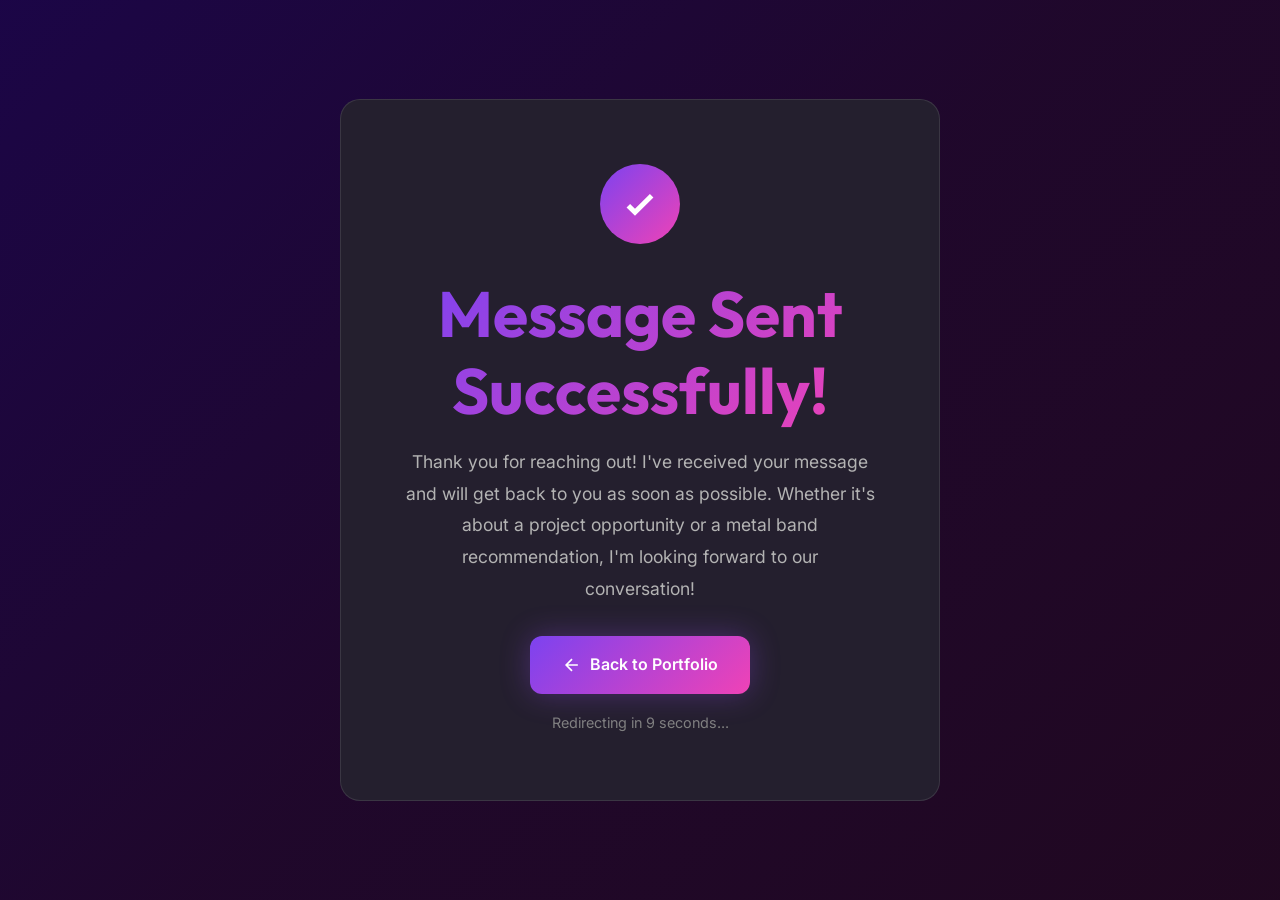
<file: thank-you.html>
<!DOCTYPE html>
<html lang="en">
<head>
    <meta charset="UTF-8">
    <meta name="viewport" content="width=device-width, initial-scale=1.0">
    <title>Thank You - Daniëlle Scheurkogel</title>
    
    <!-- Google Fonts -->
    <link rel="preconnect" href="https://fonts.googleapis.com">
    <link rel="preconnect" href="https://fonts.gstatic.com" crossorigin>
    <link href="https://fonts.googleapis.com/css2?family=Inter:wght@300;400;500;600;700&family=Outfit:wght@400;500;600;700;800&display=swap" rel="stylesheet">
    
    <link rel="stylesheet" href="styles.css">
    
    <style>
        .thank-you-container {
            min-height: 100vh;
            display: flex;
            align-items: center;
            justify-content: center;
            background: var(--gradient-hero);
            padding: var(--spacing-md);
        }
        
        .thank-you-card {
            background: var(--bg-card);
            border: 1px solid rgba(255, 255, 255, 0.1);
            border-radius: var(--radius-lg);
            padding: var(--spacing-lg);
            max-width: 600px;
            text-align: center;
            animation: fadeInUp 0.6s ease;
        }
        
        .thank-you-icon {
            width: 80px;
            height: 80px;
            margin: 0 auto var(--spacing-md);
            background: var(--gradient-primary);
            border-radius: 50%;
            display: flex;
            align-items: center;
            justify-content: center;
            animation: scaleIn 0.5s ease 0.3s both;
        }
        
        .thank-you-icon svg {
            width: 40px;
            height: 40px;
            stroke: white;
            stroke-width: 3;
        }
        
        @keyframes scaleIn {
            from {
                transform: scale(0);
            }
            to {
                transform: scale(1);
            }
        }
        
        .thank-you-title {
            margin-bottom: var(--spacing-sm);
            background: var(--gradient-primary);
            -webkit-background-clip: text;
            -webkit-text-fill-color: transparent;
            background-clip: text;
        }
        
        .thank-you-message {
            color: var(--text-secondary);
            margin-bottom: var(--spacing-md);
            font-size: 1.1rem;
        }
        
        .countdown {
            color: var(--text-muted);
            font-size: 0.9rem;
            margin-top: var(--spacing-sm);
        }
    </style>
</head>
<body>
    <div class="thank-you-container">
        <div class="thank-you-card">
            <div class="thank-you-icon">
                <svg viewBox="0 0 24 24" fill="none" stroke="currentColor">
                    <path d="M5 13l4 4L19 7"/>
                </svg>
            </div>
            
            <h1 class="thank-you-title">Message Sent Successfully!</h1>
            
            <p class="thank-you-message">
                Thank you for reaching out! I've received your message and will get back to you as soon as possible.
                Whether it's about a project opportunity or a metal band recommendation, I'm looking forward to our conversation!
            </p>
            
            <a href="index.html" class="btn btn-primary">
                <svg style="width: 20px; height: 20px; stroke-width: 2;" viewBox="0 0 24 24" fill="none" stroke="currentColor">
                    <path d="M19 12H5M12 19l-7-7 7-7"/>
                </svg>
                <span>Back to Portfolio</span>
            </a>
            
            <p class="countdown">Redirecting in <span id="countdown">10</span> seconds...</p>
        </div>
    </div>
    
    <script>
        // Auto-redirect after 10 seconds
        let seconds = 10;
        const countdownElement = document.getElementById('countdown');
        
        const interval = setInterval(() => {
            seconds--;
            countdownElement.textContent = seconds;
            
            if (seconds <= 0) {
                clearInterval(interval);
                window.location.href = 'index.html';
            }
        }, 1000);
    </script>
</body>
</html>
</file>
<file: styles.css>
/* ===================================
   CSS RESET & BASE STYLES
   =================================== */
* {
    margin: 0;
    padding: 0;
    box-sizing: border-box;
}

html {
    scroll-behavior: smooth;
    overflow-x: hidden;
}

/* Fix for Dark Reader extension over-darkening and breaking gradients */
[data-darkreader-scheme] {
    --bg-primary: hsl(260, 30%, 8%) !important;
    --text-primary: hsl(0, 0%, 95%) !important;
}

[data-darkreader-scheme] .gradient-text,
[data-darkreader-scheme] .stat-number,
[data-darkreader-scheme] .section-title::after {
    background-image: var(--gradient-primary) !important;
    background-clip: text !important;
    -webkit-background-clip: text !important;
    -webkit-text-fill-color: transparent !important;
    background-color: transparent !important;
}

body {
    font-family: 'Inter', -apple-system, BlinkMacSystemFont, 'Segoe UI', sans-serif;
    line-height: 1.6;
    color: var(--text-primary);
    background: var(--bg-primary);
    overflow-x: hidden;
}

/* ===================================
   CSS CUSTOM PROPERTIES
   =================================== */
:root {
    /* Colors - Vibrant & Modern */
    --primary: hsl(260, 85%, 60%);
    --primary-light: hsl(260, 85%, 70%);
    --primary-dark: hsl(260, 85%, 50%);
    --secondary: hsl(320, 85%, 60%);
    --accent: hsl(180, 85%, 55%);
    
    /* Gradients */
    --gradient-primary: linear-gradient(135deg, hsl(260, 85%, 60%) 0%, hsl(320, 85%, 60%) 100%);
    --gradient-secondary: linear-gradient(135deg, hsl(180, 85%, 55%) 0%, hsl(260, 85%, 60%) 100%);
    --gradient-hero: linear-gradient(135deg, hsl(260, 85%, 15%) 0%, hsl(280, 70%, 10%) 50%, hsl(300, 60%, 8%) 100%);
    
    /* Background Colors */
    --bg-primary: hsl(260, 30%, 8%);
    --bg-secondary: hsl(260, 25%, 12%);
    --bg-card: hsl(260, 20%, 15%);
    --bg-glass: hsla(260, 20%, 20%, 0.4);
    
    /* Text Colors */
    --text-primary: hsl(0, 0%, 95%);
    --text-secondary: hsl(0, 0%, 70%);
    --text-muted: hsl(0, 0%, 50%);
    
    /* Spacing */
    --spacing-xs: 0.5rem;
    --spacing-sm: 1rem;
    --spacing-md: 2rem;
    --spacing-lg: 4rem;
    --spacing-xl: 6rem;
    
    /* Border Radius */
    --radius-sm: 8px;
    --radius-md: 12px;
    --radius-lg: 20px;
    --radius-xl: 30px;
    
    /* Shadows */
    --shadow-sm: 0 2px 8px rgba(0, 0, 0, 0.1);
    --shadow-md: 0 4px 16px rgba(0, 0, 0, 0.2);
    --shadow-lg: 0 8px 32px rgba(0, 0, 0, 0.3);
    --shadow-glow: 0 0 30px rgba(160, 80, 255, 0.3);
    
    /* Transitions */
    --transition-fast: 0.2s ease;
    --transition-normal: 0.3s ease;
    --transition-slow: 0.5s ease;
}

/* ===================================
   TYPOGRAPHY
   =================================== */
h1, h2, h3, h4, h5, h6 {
    font-family: 'Outfit', sans-serif;
    font-weight: 700;
    line-height: 1.2;
    color: var(--text-primary);
}

h1 { font-size: clamp(2.5rem, 5vw, 4rem); }
h2 { font-size: clamp(2rem, 4vw, 3rem); }
h3 { font-size: clamp(1.5rem, 3vw, 2rem); }

p {
    font-size: 1.1rem;
    line-height: 1.8;
    color: var(--text-secondary);
}

/* ===================================
   UTILITY CLASSES
   =================================== */
.container {
    max-width: 1200px;
    margin: 0 auto;
    padding: 0 var(--spacing-md);
}

.gradient-text {
    background: var(--gradient-primary) !important;
    -webkit-background-clip: text !important;
    background-clip: text !important;
    -webkit-text-fill-color: transparent !important;
    color: var(--primary-light); /* Fallback for accessibility extensions */
}

.section-title {
    text-align: center;
    margin-bottom: var(--spacing-sm);
    position: relative;
    display: inline-block;
    left: 50%;
    transform: translateX(-50%);
}

.section-title::after {
    content: '';
    position: absolute;
    bottom: -10px;
    left: 50%;
    transform: translateX(-50%);
    width: 60px;
    height: 4px;
    background: var(--gradient-primary);
    border-radius: 2px;
    box-shadow: 0 0 10px rgba(160, 80, 255, 0.4);
}

.section-subtitle {
    text-align: center;
    color: var(--text-secondary);
    margin-bottom: var(--spacing-lg);
    font-size: 1.2rem;
}

/* ===================================
   BUTTONS
   =================================== */
.btn {
    display: inline-flex;
    align-items: center;
    gap: 0.5rem;
    padding: 1rem 2rem;
    font-size: 1rem;
    font-weight: 600;
    text-decoration: none;
    border-radius: var(--radius-md);
    cursor: pointer;
    border: none;
    transition: all var(--transition-normal);
    position: relative;
    overflow: hidden;
}

.btn::before {
    content: '';
    position: absolute;
    top: 0;
    left: -100%;
    width: 100%;
    height: 100%;
    background: linear-gradient(90deg, transparent, rgba(255, 255, 255, 0.2), transparent);
    transition: left 0.5s;
}

.btn:hover::before {
    left: 100%;
}

.btn-primary {
    background: var(--gradient-primary);
    color: white;
    box-shadow: var(--shadow-glow);
}

.btn-primary:hover {
    transform: translateY(-2px);
    box-shadow: 0 0 40px rgba(160, 80, 255, 0.5);
}

.btn-secondary {
    background: transparent;
    color: var(--text-primary);
    border: 2px solid var(--primary);
}

.btn-secondary:hover {
    background: var(--primary);
    transform: translateY(-2px);
}

/* ===================================
   NAVIGATION
   =================================== */
.navbar {
    position: fixed;
    top: 0;
    left: 0;
    right: 0;
    z-index: 1000;
    padding: 1.5rem 0;
    background: var(--bg-glass);
    backdrop-filter: blur(20px);
    -webkit-backdrop-filter: blur(20px);
    border-bottom: 1px solid rgba(255, 255, 255, 0.1);
    transition: all var(--transition-normal);
}

.navbar.scrolled {
    padding: 1rem 0;
    box-shadow: var(--shadow-md);
}

.nav-container {
    display: flex;
    justify-content: space-between;
    align-items: center;
}

.logo {
    font-family: 'Outfit', sans-serif;
    font-size: 1.5rem;
    font-weight: 700;
    background: var(--gradient-primary);
    -webkit-background-clip: text;
    -webkit-text-fill-color: transparent;
    background-clip: text;
    text-decoration: none;
}

.nav-links {
    display: flex;
    list-style: none;
    gap: 2rem;
}

.nav-link {
    color: var(--text-secondary);
    text-decoration: none;
    font-weight: 500;
    transition: color var(--transition-fast);
    position: relative;
}

.nav-link::after {
    content: '';
    position: absolute;
    bottom: -5px;
    left: 0;
    width: 0;
    height: 2px;
    background: var(--gradient-primary);
    transition: width var(--transition-normal);
}

.nav-link:hover,
.nav-link.active {
    color: var(--text-primary);
}

.nav-link:hover::after,
.nav-link.active::after {
    width: 100%;
}

.mobile-menu-toggle {
    display: none;
    flex-direction: column;
    gap: 5px;
    background: none;
    border: none;
    cursor: pointer;
    padding: 0.5rem;
}

.mobile-menu-toggle span {
    width: 25px;
    height: 3px;
    background: var(--text-primary);
    border-radius: 2px;
    transition: all var(--transition-normal);
}

/* ===================================
   HERO SECTION
   =================================== */
.hero {
    min-height: 100vh;
    display: flex;
    align-items: center;
    justify-content: center;
    position: relative;
    padding: var(--spacing-xl) 0;
    overflow: hidden;
}

.hero-background {
    position: absolute;
    top: 0;
    left: 0;
    right: 0;
    bottom: 0;
    background: var(--gradient-hero);
    z-index: -1;
}

.hero-background::before {
    content: '';
    position: absolute;
    top: 0;
    left: 0;
    right: 0;
    bottom: 0;
    background: 
        radial-gradient(circle at 20% 50%, rgba(160, 80, 255, 0.15) 0%, transparent 50%),
        radial-gradient(circle at 80% 80%, rgba(255, 80, 160, 0.15) 0%, transparent 50%);
    animation: pulse 8s ease-in-out infinite;
}

@keyframes pulse {
    0%, 100% { opacity: 0.5; }
    50% { opacity: 1; }
}

.hero-content {
    display: grid;
    grid-template-columns: 1fr 1fr;
    gap: var(--spacing-lg);
    align-items: center;
}

.hero-text {
    animation: fadeInUp 1s ease;
}

@keyframes fadeInUp {
    from {
        opacity: 0;
        transform: translateY(30px);
    }
    to {
        opacity: 1;
        transform: translateY(0);
    }
}

.hero-title {
    margin-bottom: var(--spacing-sm);
}

.hero-subtitle {
    font-size: 1.5rem;
    color: var(--accent);
    margin-bottom: var(--spacing-sm);
    font-weight: 600;
}

.typing-text {
    position: relative;
    display: inline-block;
}

.typing-text::after {
    content: '|';
    position: absolute;
    right: -10px;
    animation: blink 1s infinite;
}

@keyframes blink {
    0%, 50% { opacity: 1; }
    51%, 100% { opacity: 0; }
}

.hero-description {
    margin-bottom: var(--spacing-md);
    font-size: 1.2rem;
}

.hero-buttons {
    display: flex;
    gap: var(--spacing-sm);
    flex-wrap: wrap;
}

.hero-image {
    display: flex;
    justify-content: center;
    animation: fadeInRight 1s ease 0.3s both;
}

@keyframes fadeInRight {
    from {
        opacity: 0;
        transform: translateX(30px);
    }
    to {
        opacity: 1;
        transform: translateX(0);
    }
}

.image-wrapper {
    position: relative;
    width: 400px;
    height: 400px;
}

.image-wrapper::before {
    content: '';
    position: absolute;
    top: -20px;
    left: -20px;
    right: -20px;
    bottom: -20px;
    background: var(--gradient-primary);
    border-radius: 50%;
    filter: blur(30px);
    opacity: 0.5;
    animation: rotate 10s linear infinite;
}

@keyframes rotate {
    from { transform: rotate(0deg); }
    to { transform: rotate(360deg); }
}

.profile-img {
    width: 100%;
    height: 100%;
    object-fit: cover;
    border-radius: 50%;
    border: 5px solid var(--bg-primary);
    position: relative;
    z-index: 1;
}

.scroll-indicator {
    position: absolute;
    bottom: 30px;
    left: 50%;
    transform: translateX(-50%);
    display: flex;
    flex-direction: column;
    align-items: center;
    gap: 10px;
    color: var(--text-secondary);
    font-size: 0.9rem;
    animation: bounce 2s infinite;
}

@keyframes bounce {
    0%, 20%, 50%, 80%, 100% { transform: translateX(-50%) translateY(0); }
    40% { transform: translateX(-50%) translateY(-10px); }
    60% { transform: translateX(-50%) translateY(-5px); }
}

.scroll-arrow {
    width: 20px;
    height: 20px;
    border-left: 2px solid var(--text-secondary);
    border-bottom: 2px solid var(--text-secondary);
    transform: rotate(-45deg);
}

/* ===================================
   ABOUT SECTION
   =================================== */
.about {
    padding: var(--spacing-xl) 0;
    background: var(--bg-secondary);
}

.about-content {
    max-width: 900px;
    margin: 0 auto;
}

.about-text {
    text-align: center;
}

.about-intro {
    font-size: 1.3rem;
    color: var(--text-primary);
    margin-bottom: var(--spacing-md);
}

.about-stats {
    display: grid;
    grid-template-columns: repeat(auto-fit, minmax(200px, 1fr));
    gap: var(--spacing-md);
    margin-top: var(--spacing-lg);
}

.stat-item {
    text-align: center;
    padding: var(--spacing-md);
    background: var(--bg-card);
    border-radius: var(--radius-lg);
    border: 1px solid rgba(255, 255, 255, 0.1);
    transition: all var(--transition-normal);
}

.stat-item:hover {
    transform: translateY(-5px);
    border-color: var(--primary);
    box-shadow: var(--shadow-glow);
}

.stat-number {
    display: block;
    font-size: 3rem;
    font-weight: 700;
    background: var(--gradient-primary) !important;
    -webkit-background-clip: text !important;
    background-clip: text !important;
    -webkit-text-fill-color: transparent !important;
    color: var(--primary-light); /* Fallback for accessibility extensions */
    margin-bottom: 0.5rem;
}

.stat-label {
    display: block;
    color: var(--text-secondary);
    font-size: 1rem;
}

/* ===================================
   PROJECTS SECTION
   =================================== */
.projects {
    padding: var(--spacing-xl) 0;
    background: var(--bg-primary);
}

.projects-slider-wrapper {
    position: relative;
    display: flex;
    align-items: center;
    gap: var(--spacing-sm);
    margin: 0 -var(--spacing-md);
    padding: var(--spacing-sm) var(--spacing-md);
}

.projects-slider {
    display: flex;
    overflow-x: auto;
    scroll-snap-type: x mandatory;
    scroll-behavior: smooth;
    gap: var(--spacing-md);
    padding: 10px 0;
    /* Hide scrollbar */
    -ms-overflow-style: none;
    scrollbar-width: none;
    flex: 1;
    width: 100%;
}

.projects-slider::-webkit-scrollbar {
    display: none;
}

.project-card {
    background: var(--bg-card);
    border-radius: var(--radius-lg);
    overflow: hidden;
    border: 1px solid rgba(255, 255, 255, 0.05);
    transition: all var(--transition-normal);
    width: calc((100% - (2 * var(--spacing-md))) / 3); /* Exactly 3 cards */
    flex: 0 0 calc((100% - (2 * var(--spacing-md))) / 3);
    scroll-snap-align: start;
    box-shadow: var(--shadow-sm);
    height: 650px; /* Increased height */
    display: flex;
    flex-direction: column;
}

.project-card.expanded {
    height: auto;
    min-height: 650px;
}

@media (max-width: 1024px) {
    .project-card {
        width: calc((100% - var(--spacing-md)) / 2); /* 2 cards */
        flex: 0 0 calc((100% - var(--spacing-md)) / 2);
    }
}

@media (max-width: 768px) {
    .project-card {
        width: 100%; /* 1 card */
        flex: 0 0 100%;
    }
    
    .projects-slider-wrapper {
        margin: 0;
        padding: var(--spacing-sm) 0;
        gap: 0;
    }
    
    .slider-btn {
        display: none !important; /* Hide buttons on mobile, rely on touch swipe */
    }
}

.slider-btn {
    background: var(--bg-card);
    border: 1px solid rgba(255, 255, 255, 0.1);
    color: var(--text-primary);
    width: 40px;
    height: 40px;
    border-radius: 50%;
    display: flex;
    align-items: center;
    justify-content: center;
    cursor: pointer;
    transition: all var(--transition-fast);
    z-index: 10;
    flex-shrink: 0;
}

.slider-btn:hover {
    background: var(--gradient-primary);
    transform: scale(1.1);
    box-shadow: var(--shadow-glow);
    color: white;
}

.slider-dots {
    display: flex;
    justify-content: center;
    gap: 10px;
    margin-top: var(--spacing-md);
}

.slider-dot {
    width: 12px;
    height: 12px;
    border-radius: 50%;
    background: rgba(255, 255, 255, 0.2);
    cursor: pointer;
    transition: all var(--transition-fast);
}

.slider-dot.active {
    background: var(--primary);
    transform: scale(1.2);
}

.project-card:hover {
    transform: translateY(-10px);
    box-shadow: var(--shadow-lg);
    border-color: var(--primary);
}

.project-image {
    position: relative;
    height: 250px;
    overflow: hidden;
}

.project-image img {
    width: 100%;
    height: 100%;
    object-fit: cover;
    object-position: center;
    transition: transform var(--transition-slow);
}

.project-image img.align-top,
.project-image.align-top img,
.project-image img[src*="scramble"] {
    object-position: top center;
}

.project-card:hover .project-image img {
    transform: scale(1.1);
}

.project-overlay {
    position: absolute;
    top: 0;
    left: 0;
    right: 0;
    bottom: 0;
    background: rgba(0, 0, 0, 0.8);
    display: flex;
    flex-wrap: wrap;
    align-items: center;
    justify-content: center;
    gap: var(--spacing-sm);
    padding: var(--spacing-md);
    opacity: 0;
    transition: opacity var(--transition-normal);
}

.project-card:hover .project-overlay {
    opacity: 1;
}

.project-link {
    padding: 0.75rem 1.5rem;
    background: var(--gradient-primary);
    color: white;
    text-decoration: none;
    border-radius: var(--radius-sm);
    font-weight: 600;
    transition: all var(--transition-fast);
}

.project-link:hover {
    transform: scale(1.05);
}

.project-info {
    padding: var(--spacing-md);
    flex: 1;
    display: flex;
    flex-direction: column;
    overflow: hidden;
}

.project-title {
    margin-bottom: var(--spacing-sm);
    color: var(--text-primary);
    flex-shrink: 0;
}

.project-description {
    color: var(--text-secondary);
    margin-bottom: var(--spacing-sm);
    font-size: 1rem;
    display: -webkit-box;
    -webkit-line-clamp: 5; /* Increased line clamp */
    -webkit-box-orient: vertical;
    overflow: hidden;
    transition: max-height 0.3s ease;
}

.project-card.expanded .project-description {
    -webkit-line-clamp: unset;
    display: block;
}

.read-more-btn {
    background: none;
    border: none;
    color: var(--primary);
    font-weight: 600;
    cursor: pointer;
    padding: 0;
    margin-bottom: var(--spacing-sm);
    font-size: 0.9rem;
    text-align: left;
    display: inline-block;
    transition: color var(--transition-fast);
}

.read-more-btn:hover {
    color: var(--primary-light);
    text-decoration: underline;
}

.project-tags {
    display: flex;
    flex-wrap: wrap;
    gap: 0.5rem;
    margin-top: auto; /* Push tags to bottom */
    flex-shrink: 0;
}

.tag {
    padding: 0.4rem 0.8rem;
    background: var(--bg-glass);
    border: 1px solid rgba(255, 255, 255, 0.2);
    border-radius: var(--radius-sm);
    font-size: 0.85rem;
    color: var(--text-secondary);
}

/* ===================================
   SKILLS SECTION
   =================================== */
.skills {
    padding: var(--spacing-xl) 0;
    background: var(--bg-secondary);
}

.skills-grid {
    display: grid;
    grid-template-columns: repeat(auto-fit, minmax(300px, 1fr));
    gap: var(--spacing-md);
}

.skill-category {
    background: var(--bg-card);
    padding: var(--spacing-md);
    border-radius: var(--radius-lg);
    border: 1px solid rgba(255, 255, 255, 0.1);
}

.category-title {
    margin-bottom: var(--spacing-md);
    color: var(--text-primary);
    text-align: center;
}

.skill-items {
    display: flex;
    flex-direction: column;
    gap: var(--spacing-sm);
}

.skill-item {
    display: flex;
    flex-direction: column;
    gap: 0.5rem;
}

.skill-name {
    color: var(--text-primary);
    font-weight: 500;
}

.skill-bar {
    height: 8px;
    background: var(--bg-secondary);
    border-radius: 10px;
    overflow: hidden;
    position: relative;
}

.skill-progress {
    height: 100%;
    background: var(--gradient-primary);
    border-radius: 10px;
    transition: width 1s ease;
    position: relative;
}

.skill-progress::after {
    content: '';
    position: absolute;
    top: 0;
    left: 0;
    right: 0;
    bottom: 0;
    background: linear-gradient(90deg, transparent, rgba(255, 255, 255, 0.3), transparent);
    animation: shimmer 2s infinite;
}

@keyframes shimmer {
    0% { transform: translateX(-100%); }
    100% { transform: translateX(100%); }
}

/* ===================================
   CONTACT SECTION
   =================================== */
.contact {
    padding: var(--spacing-xl) 0;
    background: var(--bg-primary);
}

.contact-content {
    display: grid;
    grid-template-columns: 1fr 1fr;
    gap: var(--spacing-lg);
    margin-top: var(--spacing-lg);
}

.contact-info h3 {
    margin-bottom: var(--spacing-sm);
}

.contact-info p {
    margin-bottom: var(--spacing-md);
}

.contact-details {
    display: flex;
    flex-direction: column;
    gap: var(--spacing-sm);
    margin-bottom: var(--spacing-md);
}

.contact-item {
    display: flex;
    align-items: center;
    gap: var(--spacing-sm);
    color: var(--text-secondary);
}

.contact-icon {
    width: 24px;
    height: 24px;
    stroke-width: 2;
    color: var(--primary);
}

.social-links {
    display: flex;
    gap: var(--spacing-sm);
}

.social-link {
    width: 50px;
    height: 50px;
    display: flex;
    align-items: center;
    justify-content: center;
    background: var(--bg-glass);
    backdrop-filter: blur(10px);
    -webkit-backdrop-filter: blur(10px);
    border-radius: var(--radius-md);
    border: 1px solid rgba(255, 255, 255, 0.1);
    color: var(--text-primary);
    transition: all var(--transition-normal);
    text-decoration: none;
}

.social-link svg {
    width: 24px;
    height: 24px;
    fill: currentColor;
    transition: transform var(--transition-fast);
}

.social-link:hover {
    background: var(--gradient-primary);
    color: white;
    transform: translateY(-5px);
    box-shadow: var(--shadow-glow);
    border-color: transparent;
}

.social-link:hover svg {
    transform: scale(1.1);
}

.contact-form {
    display: flex;
    flex-direction: column;
    gap: var(--spacing-sm);
}

.form-group {
    display: flex;
    flex-direction: column;
}

.form-group input,
.form-group textarea {
    padding: 1rem;
    background: var(--bg-card);
    border: 1px solid rgba(255, 255, 255, 0.1);
    border-radius: var(--radius-md);
    color: var(--text-primary);
    font-family: 'Inter', sans-serif;
    font-size: 1rem;
    transition: all var(--transition-normal);
}

.form-group input:focus,
.form-group textarea:focus {
    outline: none;
    border-color: var(--primary);
    box-shadow: 0 0 0 3px rgba(160, 80, 255, 0.1);
}

.form-group textarea {
    resize: vertical;
    min-height: 150px;
}

.btn-submit {
    justify-content: center;
    margin-top: var(--spacing-sm);
}

.btn-icon {
    width: 20px;
    height: 20px;
    stroke-width: 2;
}

/* ===================================
   FOOTER
   =================================== */
.footer {
    padding: var(--spacing-md) 0;
    background: var(--bg-secondary);
    border-top: 1px solid rgba(255, 255, 255, 0.1);
    position: relative;
}

.footer-content {
    display: flex;
    justify-content: space-between;
    align-items: center;
    flex-wrap: wrap;
    gap: var(--spacing-sm);
}

.footer-links {
    display: flex;
    gap: var(--spacing-md);
}

.footer-links a {
    color: var(--text-secondary);
    text-decoration: none;
    transition: color var(--transition-fast);
}

.footer-links a:hover {
    color: var(--primary);
}

.back-to-top {
    position: fixed;
    bottom: 30px;
    right: 30px;
    width: 50px;
    height: 50px;
    background: var(--gradient-primary);
    border: none;
    border-radius: 50%;
    cursor: pointer;
    display: flex;
    align-items: center;
    justify-content: center;
    opacity: 0;
    visibility: hidden;
    transition: all var(--transition-normal);
    box-shadow: var(--shadow-lg);
    z-index: 999;
}

.back-to-top.visible {
    opacity: 1;
    visibility: visible;
}

.back-to-top:hover {
    transform: translateY(-5px);
    box-shadow: var(--shadow-glow);
}

.back-to-top svg {
    width: 24px;
    height: 24px;
    stroke-width: 3;
    color: white;
}

/* ===================================
   RESPONSIVE DESIGN
   =================================== */
@media (max-width: 768px) {
    .nav-links {
        position: fixed;
        top: 70px;
        left: 0;
        right: 0;
        background: var(--bg-glass);
        backdrop-filter: blur(20px);
        flex-direction: column;
        padding: var(--spacing-md);
        gap: var(--spacing-sm);
        transform: translateY(-100%);
        opacity: 0;
        visibility: hidden;
        transition: all var(--transition-normal);
        border-bottom: 1px solid rgba(255, 255, 255, 0.1);
    }
    
    .nav-links.active {
        transform: translateY(0);
        opacity: 1;
        visibility: visible;
    }
    
    .mobile-menu-toggle {
        display: flex;
    }
    
    .mobile-menu-toggle.active span:nth-child(1) {
        transform: rotate(45deg) translate(8px, 8px);
    }
    
    .mobile-menu-toggle.active span:nth-child(2) {
        opacity: 0;
    }
    
    .mobile-menu-toggle.active span:nth-child(3) {
        transform: rotate(-45deg) translate(7px, -7px);
    }
    
    .hero-content {
        grid-template-columns: 1fr;
        text-align: center;
    }
    
    .hero-image {
        order: -1;
    }
    
    .image-wrapper {
        width: 300px;
        height: 300px;
    }
    
    .hero-buttons {
        justify-content: center;
    }
    
    .contact-content {
        grid-template-columns: 1fr;
    }
    
    .projects-grid {
        grid-template-columns: 1fr;
    }
    
    .skills-grid {
        grid-template-columns: 1fr;
    }
    
    .about-stats {
        grid-template-columns: 1fr;
    }
}

@media (max-width: 480px) {
    h1 { font-size: 2rem; }
    h2 { font-size: 1.75rem; }
    
    .hero {
        padding: var(--spacing-lg) 0;
    }
    
    .image-wrapper {
        width: 250px;
        height: 250px;
    }
    
    .btn {
        padding: 0.75rem 1.5rem;
        font-size: 0.9rem;
    }
}
</file>
